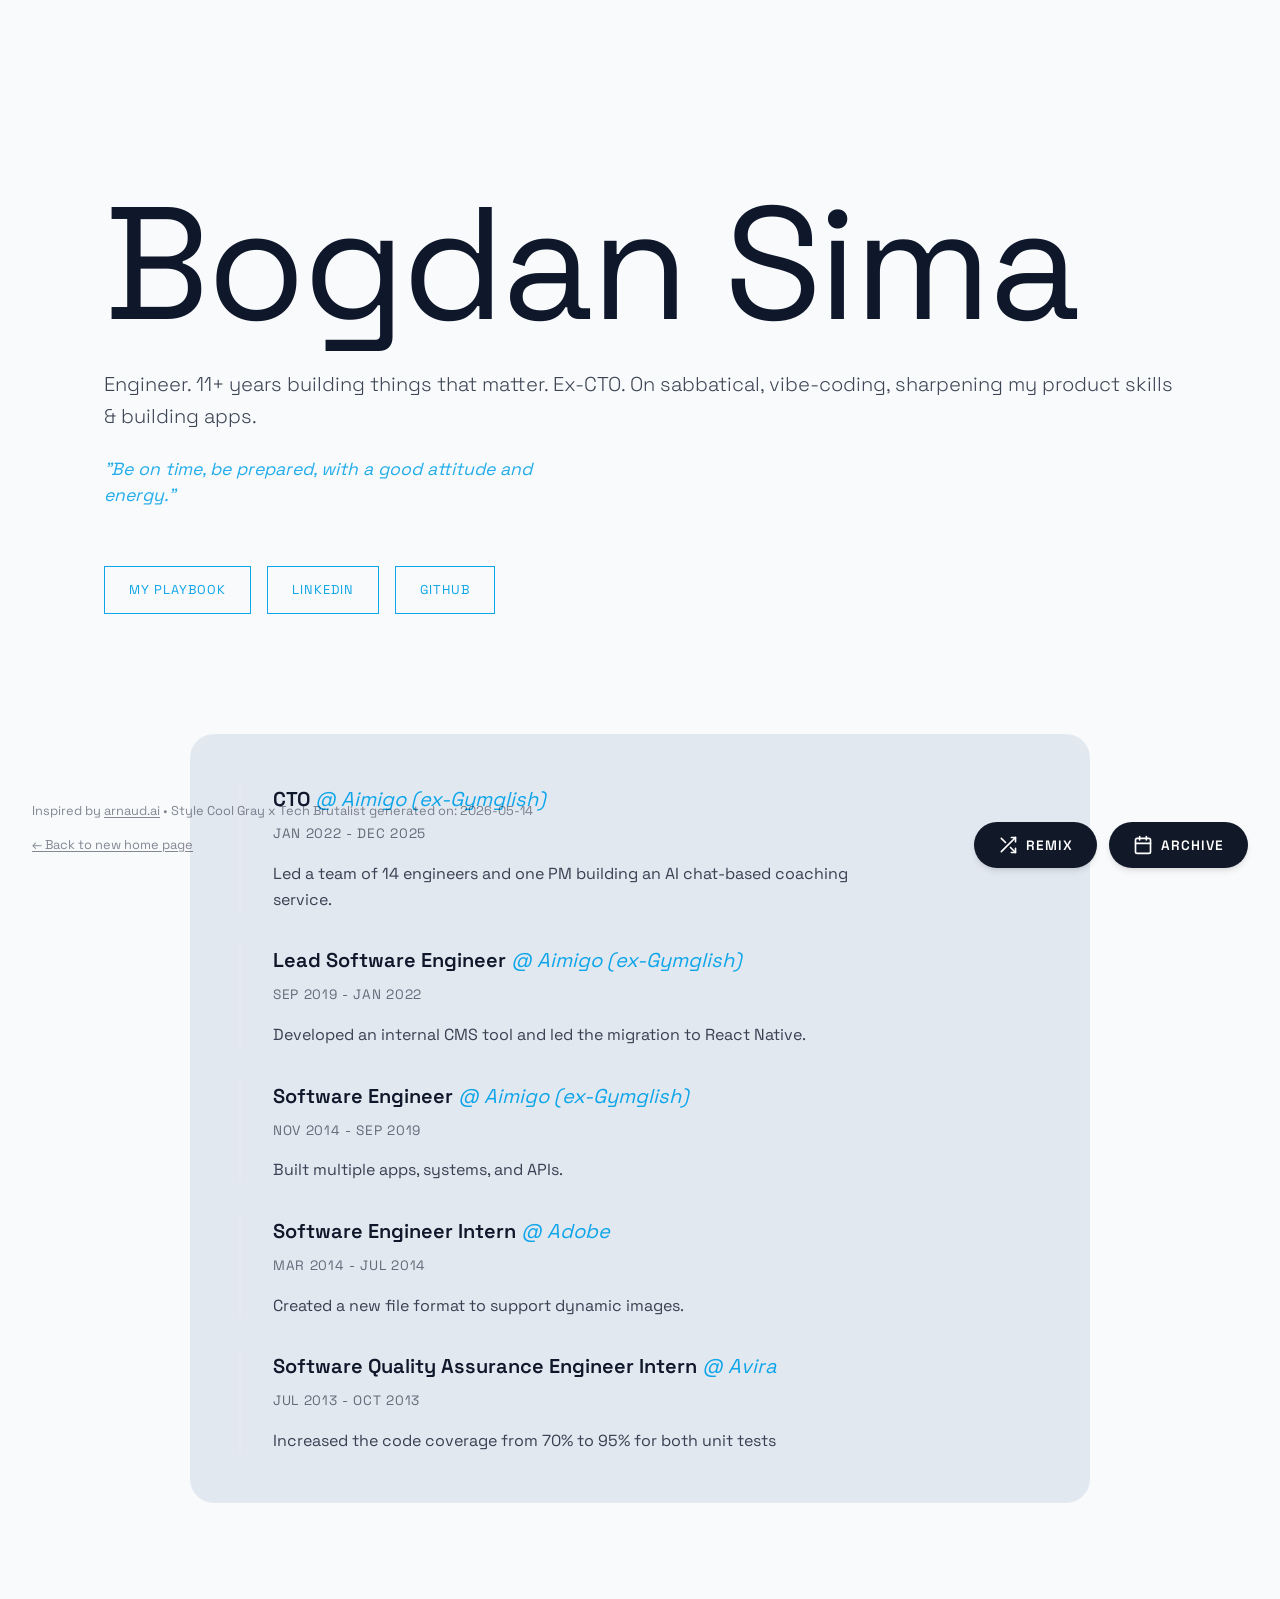
<file: v1/index.html>
<!DOCTYPE html>
<html lang="en">

<head>
    <meta charset="UTF-8">
    <meta name="viewport" content="width=device-width, initial-scale=1.0">
    <title>Bogdan - Personal Website (v1 Archive)</title>
    <link rel="preconnect" href="https://fonts.googleapis.com">
    <link rel="preconnect" href="https://fonts.gstatic.com" crossorigin>
    <link
        href="https://fonts.googleapis.com/css2?family=Cinzel:wght@400;700&family=Fraunces:ital,opsz,wght@0,9..144,300;0,9..144,700;1,9..144,300&family=Inter:wght@300;400;600&family=Playfair+Display:ital,wght@0,400;0,700;1,400&family=Space+Grotesk:wght@300;400;600&display=swap"
        rel="stylesheet">
    <link rel="stylesheet" href="styles.css">
    <link rel="icon" type="image/jpeg" href="/public/favicon.jpg">
</head>

<body>
    <div id="app">
        <header id="profile-container">
            <!-- Profile info will be injected here -->
            <h1 id="name">Loading...</h1>
            <p id="description"></p>
            <p id="quote" class="quote"></p>
            <br>
            <div id="social-links">
                <a id="playbook"
                    href="https://docs.google.com/document/d/1ckJDmkCbZ7e_KNboFhmC_aXVR9XMKIhw06UemBicrY0/edit?usp=sharing"
                    target="_blank" rel="noopener noreferrer">My playbook</a>
                <a id="linkedin" href="#" target="_blank" rel="noopener noreferrer">LinkedIn</a>
                <a id="github" href="#" target="_blank" rel="noopener noreferrer">GitHub</a>
            </div>
        </header>

        <div id="experience-list" class="bento-card">
            <!-- Experience items will be injected here -->
        </div>
    </div>

    <!-- Floating Action Buttons -->
    <div id="fab-container">
        <button id="remix-btn" title="Remix Style">
            <svg width="20" height="20" viewBox="0 0 24 24" fill="none" stroke="currentColor" stroke-width="2"
                stroke-linecap="round" stroke-linejoin="round">
                <polyline points="16 3 21 3 21 8"></polyline>
                <line x1="4" y1="20" x2="21" y2="3"></line>
                <polyline points="21 16 21 21 16 21"></polyline>
                <line x1="15" y1="15" x2="21" y2="21"></line>
                <line x1="4" y1="4" x2="9" y2="9"></line>
            </svg>
            Remix
        </button>
        <button id="calendar-toggle-btn">
            <svg width="20" height="20" viewBox="0 0 24 24" fill="none" stroke="currentColor" stroke-width="2"
                stroke-linecap="round" stroke-linejoin="round">
                <rect x="3" y="4" width="18" height="18" rx="2" ry="2"></rect>
                <line x1="16" y1="2" x2="16" y2="6"></line>
                <line x1="8" y1="2" x2="8" y2="6"></line>
                <line x1="3" y1="10" x2="21" y2="10"></line>
            </svg>
            Archive
        </button>
    </div>

    <!-- Modal Calendar -->
    <div id="calendar-overlay" class="hidden">
        <div id="calendar-container">
            <div class="calendar-header-row">
                <h2>Archive</h2>
                <button id="close-calendar">×</button>
            </div>

            <div id="calendar-controls">
                <button id="prev-month">&lt;</button>
                <span id="current-month-label"></span>
                <button id="next-month">&gt;</button>
            </div>
            <div id="calendar-grid">
                <!-- Calendar days will be injected here -->
            </div>
        </div>
    </div>

    <footer>
        <p>Inspired by <a href="https://arnaud.ai" target="_blank" rel="noopener noreferrer">arnaud.ai</a> • Style <span
                id="style-name"></span> generated on: <span id="style-date">Today</span></p>
        <p style="margin-top: 0.5rem;"><a href="/">← Back to new home page</a></p>
    </footer>
    <script src="script.js"></script>
</body>

</html>
</file>
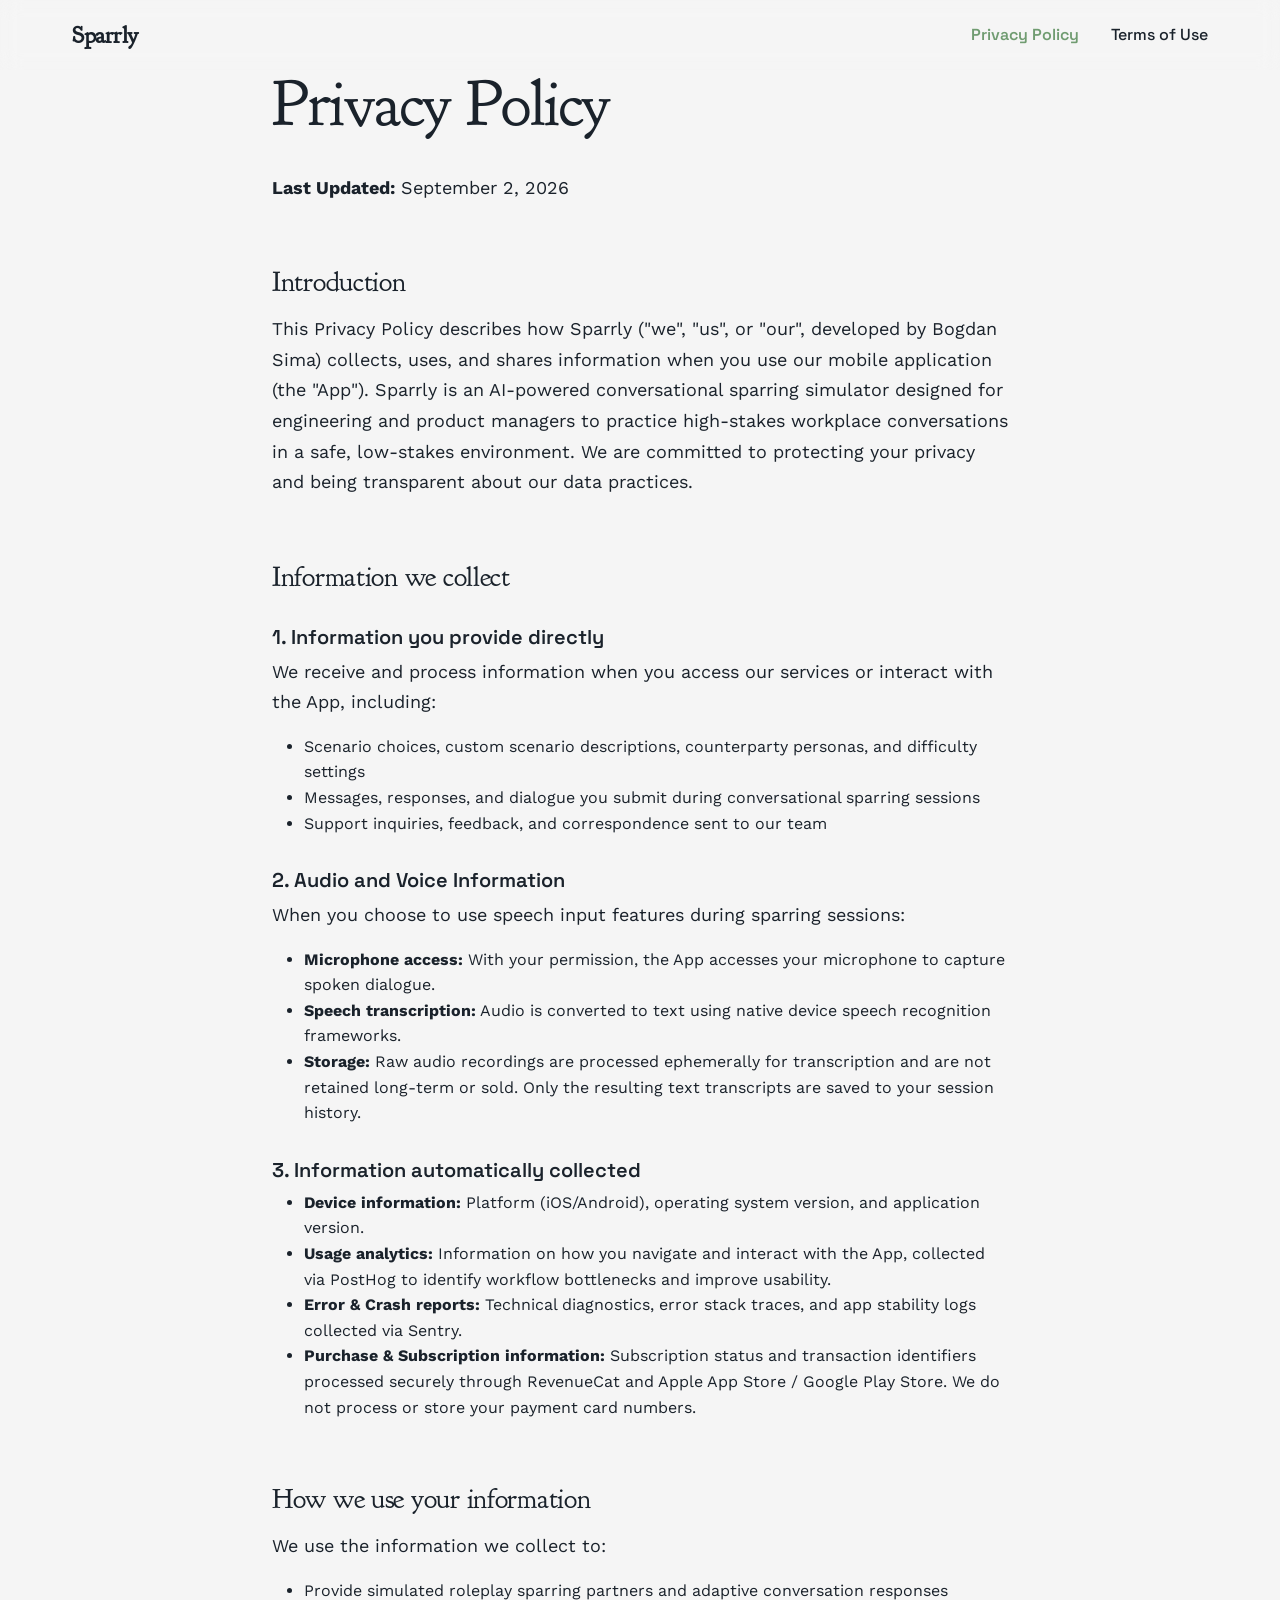
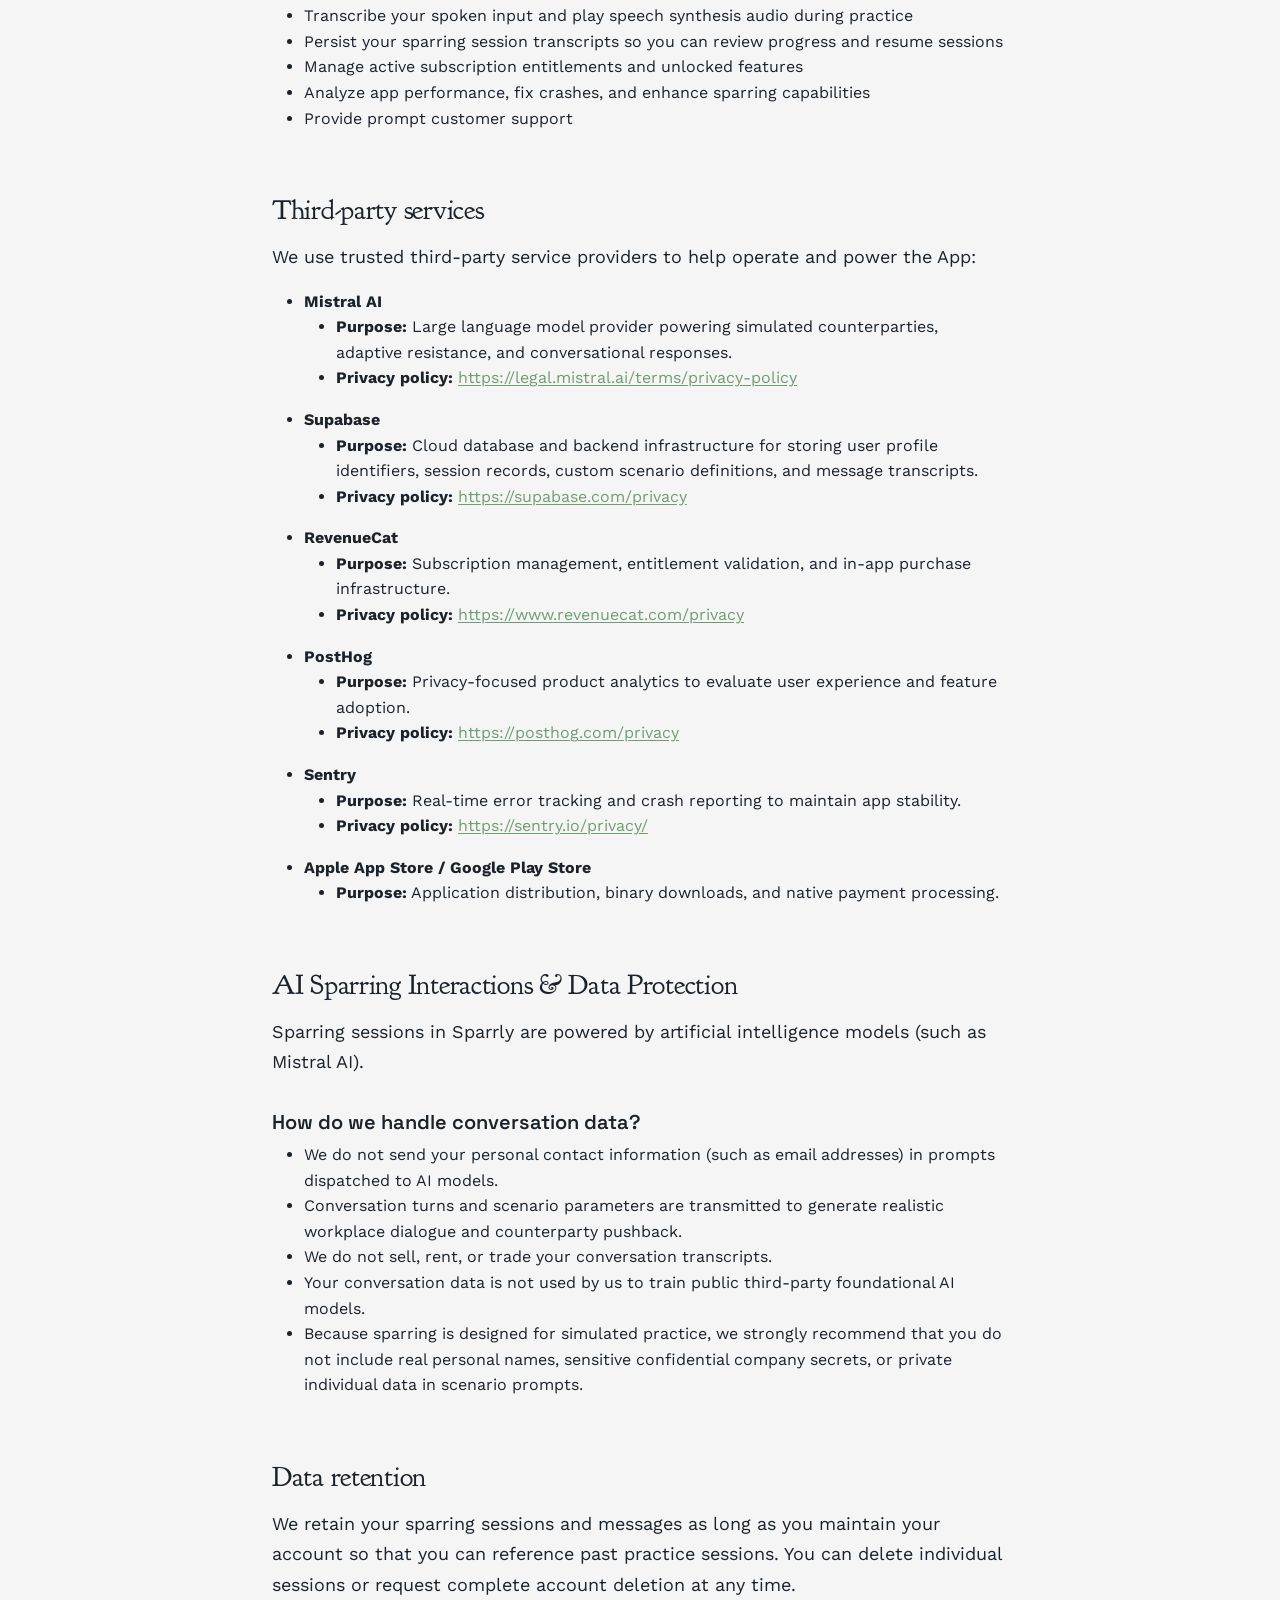
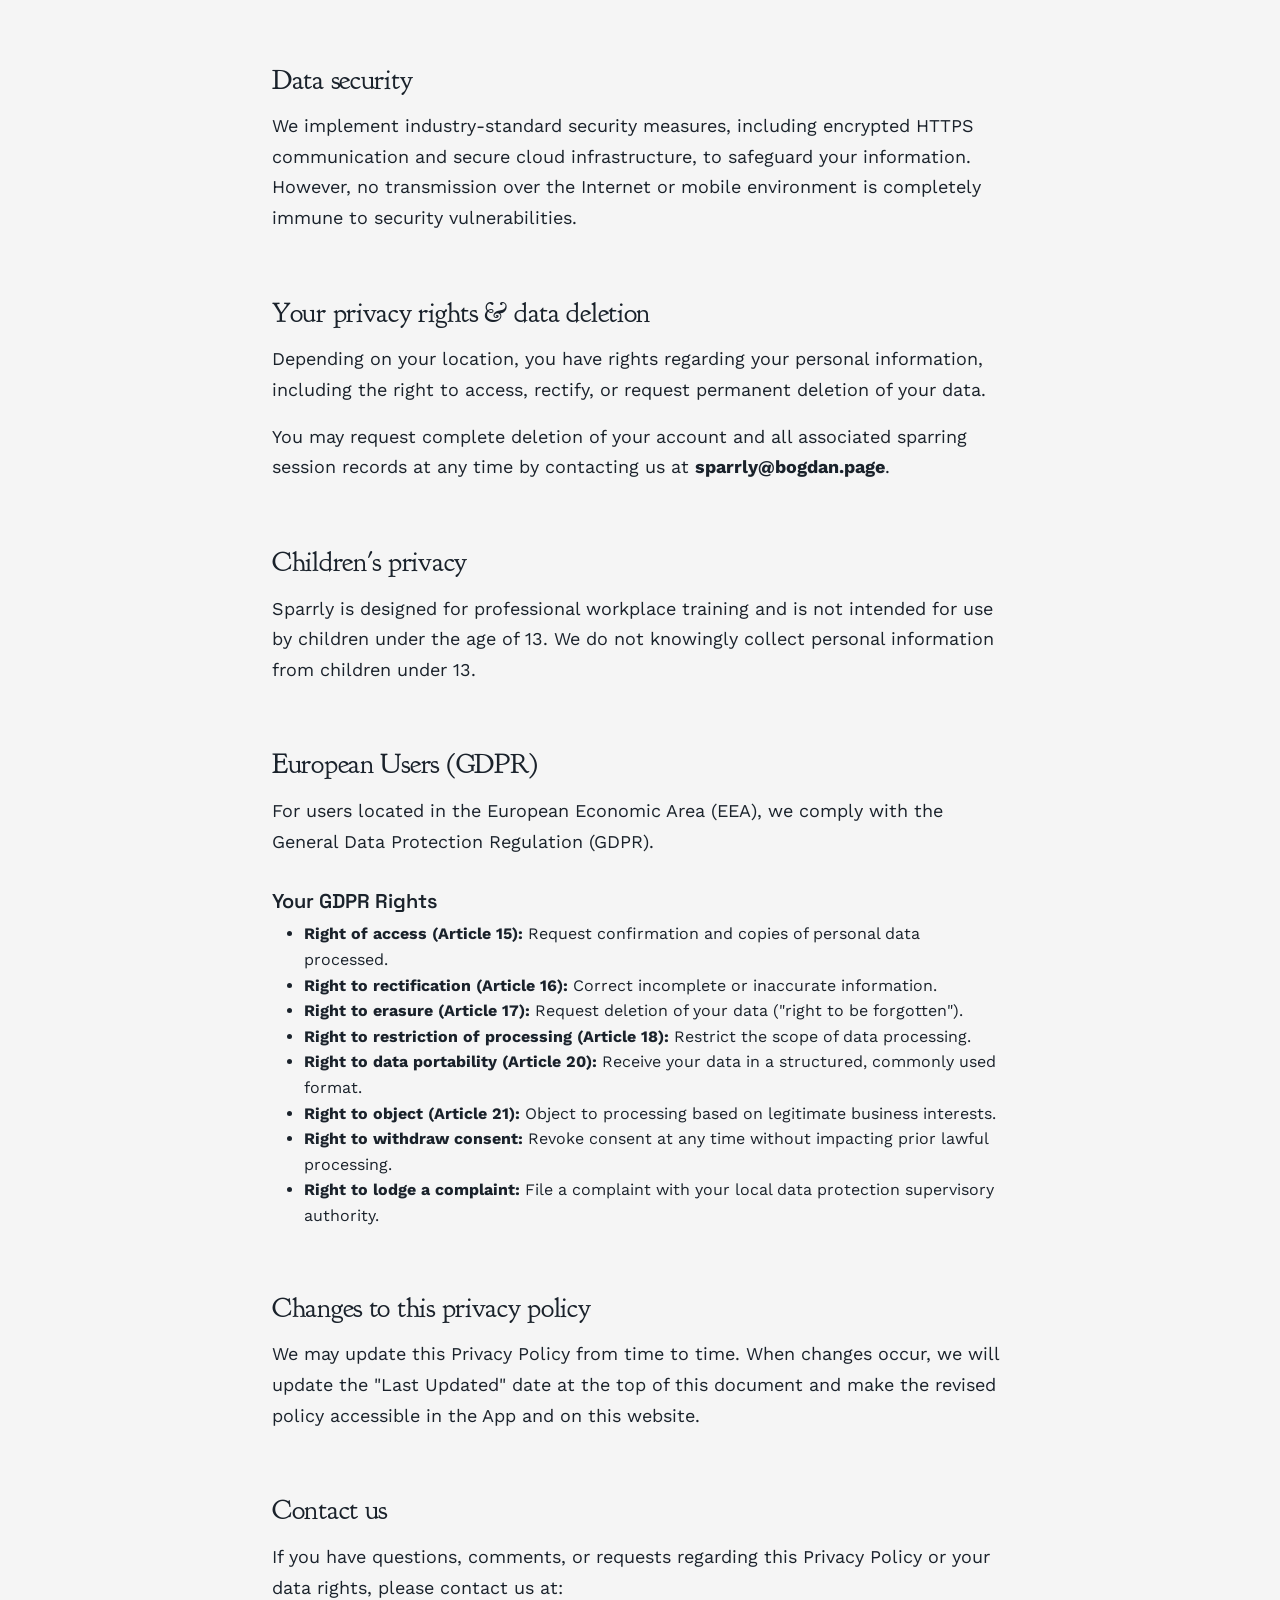
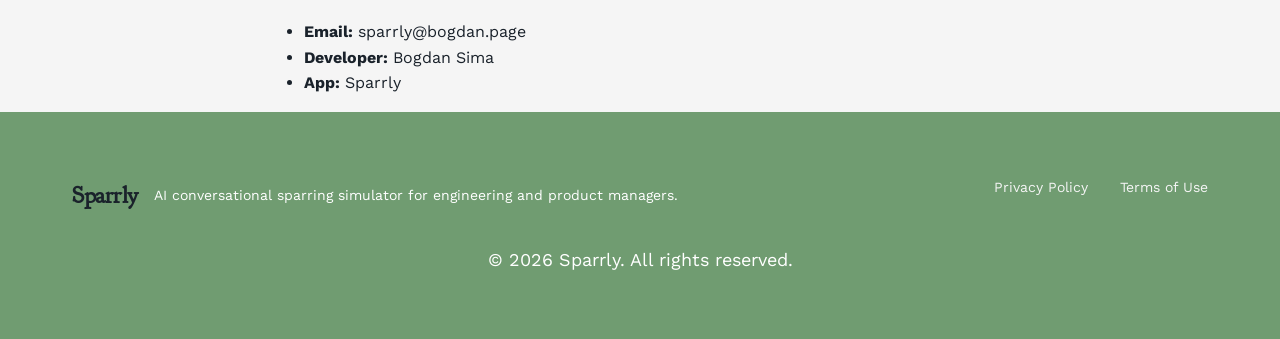
<file: sparrly/privacy.html>
<!doctype html>
<html lang="en">

<head>
    <meta charset="UTF-8" />
    <meta name="viewport" content="width=device-width, initial-scale=1.0" />
    <title>Privacy Policy - Sparrly</title>
    <meta name="description"
        content="Privacy Policy for Sparrly - AI-powered conversational sparring simulator for engineering and product managers. Learn how we protect your data." />
    <link rel="canonical" href="https://bogdan.page/sparrly/privacy" />

    <!-- Open Graph / Facebook -->
    <meta property="og:type" content="website" />
    <meta property="og:url" content="https://bogdan.page/sparrly/privacy" />
    <meta property="og:title" content="Privacy Policy - Sparrly" />
    <meta property="og:description"
        content="Read the privacy policy for Sparrly and learn how we handle and protect your information." />

    <!-- Twitter -->
    <meta property="twitter:card" content="summary" />
    <meta property="twitter:url" content="https://bogdan.page/sparrly/privacy" />
    <meta property="twitter:title" content="Privacy Policy - Sparrly" />
    <meta property="twitter:description"
        content="Read the privacy policy for Sparrly and learn how we handle and protect your information." />
    <meta name="google-site-verification" content="h_cNXGe4en3lyN_XYSMG4u-NlIlXfD--AORUWVZBkgQ" />

    <!-- Google Fonts -->
    <link rel="preconnect" href="https://fonts.googleapis.com" />
    <link rel="preconnect" href="https://fonts.gstatic.com" crossorigin />
    <link
        href="https://fonts.googleapis.com/css2?family=Goudy+Bookletter+1911&family=Space+Grotesk:wght@300;400;500;600;700&family=Work+Sans:wght@300;400;500;600&display=swap"
        rel="stylesheet" />

    <link rel="stylesheet" href="/sparrly/style.css" />
</head>

<body>
    <!-- Navigation -->
    <nav class="navbar">
        <div class="container nav-container">
            <a href="/sparrly/privacy" class="logo logo-text">Sparrly</a>
            <div class="nav-links">
                <a href="/sparrly/privacy" style="font-weight: 600; color: var(--primary)">Privacy Policy</a>
                <a href="/sparrly/terms">Terms of Use</a>
            </div>
        </div>
    </nav>

    <!-- Privacy Content -->
    <section class="legal-content container">
        <h1>Privacy Policy</h1>
        <p><strong>Last Updated:</strong> September 2, 2026</p>

        <h2>Introduction</h2>
        <p>
            This Privacy Policy describes how Sparrly ("we", "us", or "our", developed by Bogdan Sima)
            collects, uses, and shares information when you use our mobile application (the "App"). Sparrly is
            an AI-powered conversational sparring simulator designed for engineering and product managers to
            practice high-stakes workplace conversations in a safe, low-stakes environment. We are committed to
            protecting your privacy and being transparent about our data practices.
        </p>

        <h2>Information we collect</h2>
        <h3>1. Information you provide directly</h3>
        <p>We receive and process information when you access our services or interact with the App, including:</p>
        <ul>
            <li>Scenario choices, custom scenario descriptions, counterparty personas, and difficulty settings</li>
            <li>Messages, responses, and dialogue you submit during conversational sparring sessions</li>
            <li>Support inquiries, feedback, and correspondence sent to our team</li>
        </ul>

        <h3>2. Audio and Voice Information</h3>
        <p>When you choose to use speech input features during sparring sessions:</p>
        <ul>
            <li>
                <strong>Microphone access:</strong> With your permission, the App accesses your microphone to
                capture spoken dialogue.
            </li>
            <li>
                <strong>Speech transcription:</strong> Audio is converted to text using native device speech
                recognition frameworks.
            </li>
            <li>
                <strong>Storage:</strong> Raw audio recordings are processed ephemerally for transcription and are
                not retained long-term or sold. Only the resulting text transcripts are saved to your session
                history.
            </li>
        </ul>

        <h3>3. Information automatically collected</h3>
        <ul>
            <li>
                <strong>Device information:</strong> Platform (iOS/Android), operating system version, and
                application version.
            </li>
            <li>
                <strong>Usage analytics:</strong> Information on how you navigate and interact with the App,
                collected via PostHog to identify workflow bottlenecks and improve usability.
            </li>
            <li>
                <strong>Error & Crash reports:</strong> Technical diagnostics, error stack traces, and app stability
                logs collected via Sentry.
            </li>
            <li>
                <strong>Purchase & Subscription information:</strong> Subscription status and transaction
                identifiers processed securely through RevenueCat and Apple App Store / Google Play Store. We do not
                process or store your payment card numbers.
            </li>
        </ul>

        <h2>How we use your information</h2>
        <p>We use the information we collect to:</p>
        <ul>
            <li>Provide simulated roleplay sparring partners and adaptive conversation responses</li>
            <li>Transcribe your spoken input and play speech synthesis audio during practice</li>
            <li>Persist your sparring session transcripts so you can review progress and resume sessions</li>
            <li>Manage active subscription entitlements and unlocked features</li>
            <li>Analyze app performance, fix crashes, and enhance sparring capabilities</li>
            <li>Provide prompt customer support</li>
        </ul>

        <h2>Third-party services</h2>
        <p>We use trusted third-party service providers to help operate and power the App:</p>
        <ul>
            <li>
                <strong>Mistral AI</strong>
                <ul>
                    <li>
                        <strong>Purpose:</strong> Large language model provider powering simulated counterparties,
                        adaptive resistance, and conversational responses.
                    </li>
                    <li>
                        <strong>Privacy policy:</strong>
                        <a href="https://legal.mistral.ai/terms/privacy-policy" target="_blank"
                            rel="noopener noreferrer">https://legal.mistral.ai/terms/privacy-policy</a>
                    </li>
                </ul>
            </li>
            <li>
                <strong>Supabase</strong>
                <ul>
                    <li>
                        <strong>Purpose:</strong> Cloud database and backend infrastructure for storing user profile
                        identifiers, session records, custom scenario definitions, and message transcripts.
                    </li>
                    <li>
                        <strong>Privacy policy:</strong>
                        <a href="https://supabase.com/privacy" target="_blank"
                            rel="noopener noreferrer">https://supabase.com/privacy</a>
                    </li>
                </ul>
            </li>
            <li>
                <strong>RevenueCat</strong>
                <ul>
                    <li>
                        <strong>Purpose:</strong> Subscription management, entitlement validation, and in-app
                        purchase infrastructure.
                    </li>
                    <li>
                        <strong>Privacy policy:</strong>
                        <a href="https://www.revenuecat.com/privacy" target="_blank"
                            rel="noopener noreferrer">https://www.revenuecat.com/privacy</a>
                    </li>
                </ul>
            </li>
            <li>
                <strong>PostHog</strong>
                <ul>
                    <li>
                        <strong>Purpose:</strong> Privacy-focused product analytics to evaluate user experience and
                        feature adoption.
                    </li>
                    <li>
                        <strong>Privacy policy:</strong>
                        <a href="https://posthog.com/privacy" target="_blank"
                            rel="noopener noreferrer">https://posthog.com/privacy</a>
                    </li>
                </ul>
            </li>
            <li>
                <strong>Sentry</strong>
                <ul>
                    <li>
                        <strong>Purpose:</strong> Real-time error tracking and crash reporting to maintain app
                        stability.
                    </li>
                    <li>
                        <strong>Privacy policy:</strong>
                        <a href="https://sentry.io/privacy/" target="_blank"
                            rel="noopener noreferrer">https://sentry.io/privacy/</a>
                    </li>
                </ul>
            </li>
            <li>
                <strong>Apple App Store / Google Play Store</strong>
                <ul>
                    <li>
                        <strong>Purpose:</strong> Application distribution, binary downloads, and native payment
                        processing.
                    </li>
                </ul>
            </li>
        </ul>

        <h2>AI Sparring Interactions & Data Protection</h2>
        <p>
            Sparring sessions in Sparrly are powered by artificial intelligence models (such as Mistral AI).
        </p>
        <h3>How do we handle conversation data?</h3>
        <ul>
            <li>
                We do not send your personal contact information (such as email addresses) in prompts dispatched to
                AI models.
            </li>
            <li>
                Conversation turns and scenario parameters are transmitted to generate realistic workplace dialogue
                and counterparty pushback.
            </li>
            <li>We do not sell, rent, or trade your conversation transcripts.</li>
            <li>Your conversation data is not used by us to train public third-party foundational AI models.</li>
            <li>
                Because sparring is designed for simulated practice, we strongly recommend that you do not include
                real personal names, sensitive confidential company secrets, or private individual data in scenario
                prompts.
            </li>
        </ul>

        <h2>Data retention</h2>
        <p>
            We retain your sparring sessions and messages as long as you maintain your account so that you can
            reference past practice sessions. You can delete individual sessions or request complete account
            deletion at any time.
        </p>

        <h2>Data security</h2>
        <p>
            We implement industry-standard security measures, including encrypted HTTPS communication and secure
            cloud infrastructure, to safeguard your information. However, no transmission over the Internet or
            mobile environment is completely immune to security vulnerabilities.
        </p>

        <h2 id="privacy-rights">Your privacy rights & data deletion</h2>
        <p>
            Depending on your location, you have rights regarding your personal information, including the right to
            access, rectify, or request permanent deletion of your data.
        </p>
        <p>
            You may request complete deletion of your account and all associated sparring session records at any
            time by contacting us at
            <strong>sparrly@bogdan.page</strong>.
        </p>

        <h2>Children's privacy</h2>
        <p>
            Sparrly is designed for professional workplace training and is not intended for use by children
            under the age of 13. We do not knowingly collect personal information from children under 13.
        </p>

        <h2>European Users (GDPR)</h2>
        <p>
            For users located in the European Economic Area (EEA), we comply with the General Data Protection
            Regulation (GDPR).
        </p>
        <h3>Your GDPR Rights</h3>
        <ul>
            <li>
                <strong>Right of access (Article 15):</strong> Request confirmation and copies of personal data
                processed.
            </li>
            <li>
                <strong>Right to rectification (Article 16):</strong> Correct incomplete or inaccurate information.
            </li>
            <li>
                <strong>Right to erasure (Article 17):</strong> Request deletion of your data ("right to be
                forgotten").
            </li>
            <li>
                <strong>Right to restriction of processing (Article 18):</strong> Restrict the scope of data
                processing.
            </li>
            <li>
                <strong>Right to data portability (Article 20):</strong> Receive your data in a structured, commonly
                used format.
            </li>
            <li>
                <strong>Right to object (Article 21):</strong> Object to processing based on legitimate business
                interests.
            </li>
            <li>
                <strong>Right to withdraw consent:</strong> Revoke consent at any time without impacting prior
                lawful processing.
            </li>
            <li>
                <strong>Right to lodge a complaint:</strong> File a complaint with your local data protection
                supervisory authority.
            </li>
        </ul>

        <h2>Changes to this privacy policy</h2>
        <p>
            We may update this Privacy Policy from time to time. When changes occur, we will update the "Last
            Updated" date at the top of this document and make the revised policy accessible in the App and on this
            website.
        </p>

        <h2>Contact us</h2>
        <p>
            If you have questions, comments, or requests regarding this Privacy Policy or your data rights, please
            contact us at:
        </p>
        <ul>
            <li><strong>Email:</strong> sparrly@bogdan.page</li>
            <li><strong>Developer:</strong> Bogdan Sima</li>
            <li><strong>App:</strong> Sparrly</li>
        </ul>
    </section>

    <!-- Footer -->
    <footer>
        <div class="container footer-container">
            <div class="footer-brand">
                <span class="logo-text">Sparrly</span>
                <p>AI conversational sparring simulator for engineering and product managers.</p>
            </div>
            <div class="footer-links">
                <a href="/sparrly/privacy">Privacy Policy</a>
                <a href="/sparrly/terms">Terms of Use</a>
            </div>
        </div>
        <div class="container copyright">
            <p>&copy; 2026 Sparrly. All rights reserved.</p>
        </div>
    </footer>
</body>

</html>
</file>
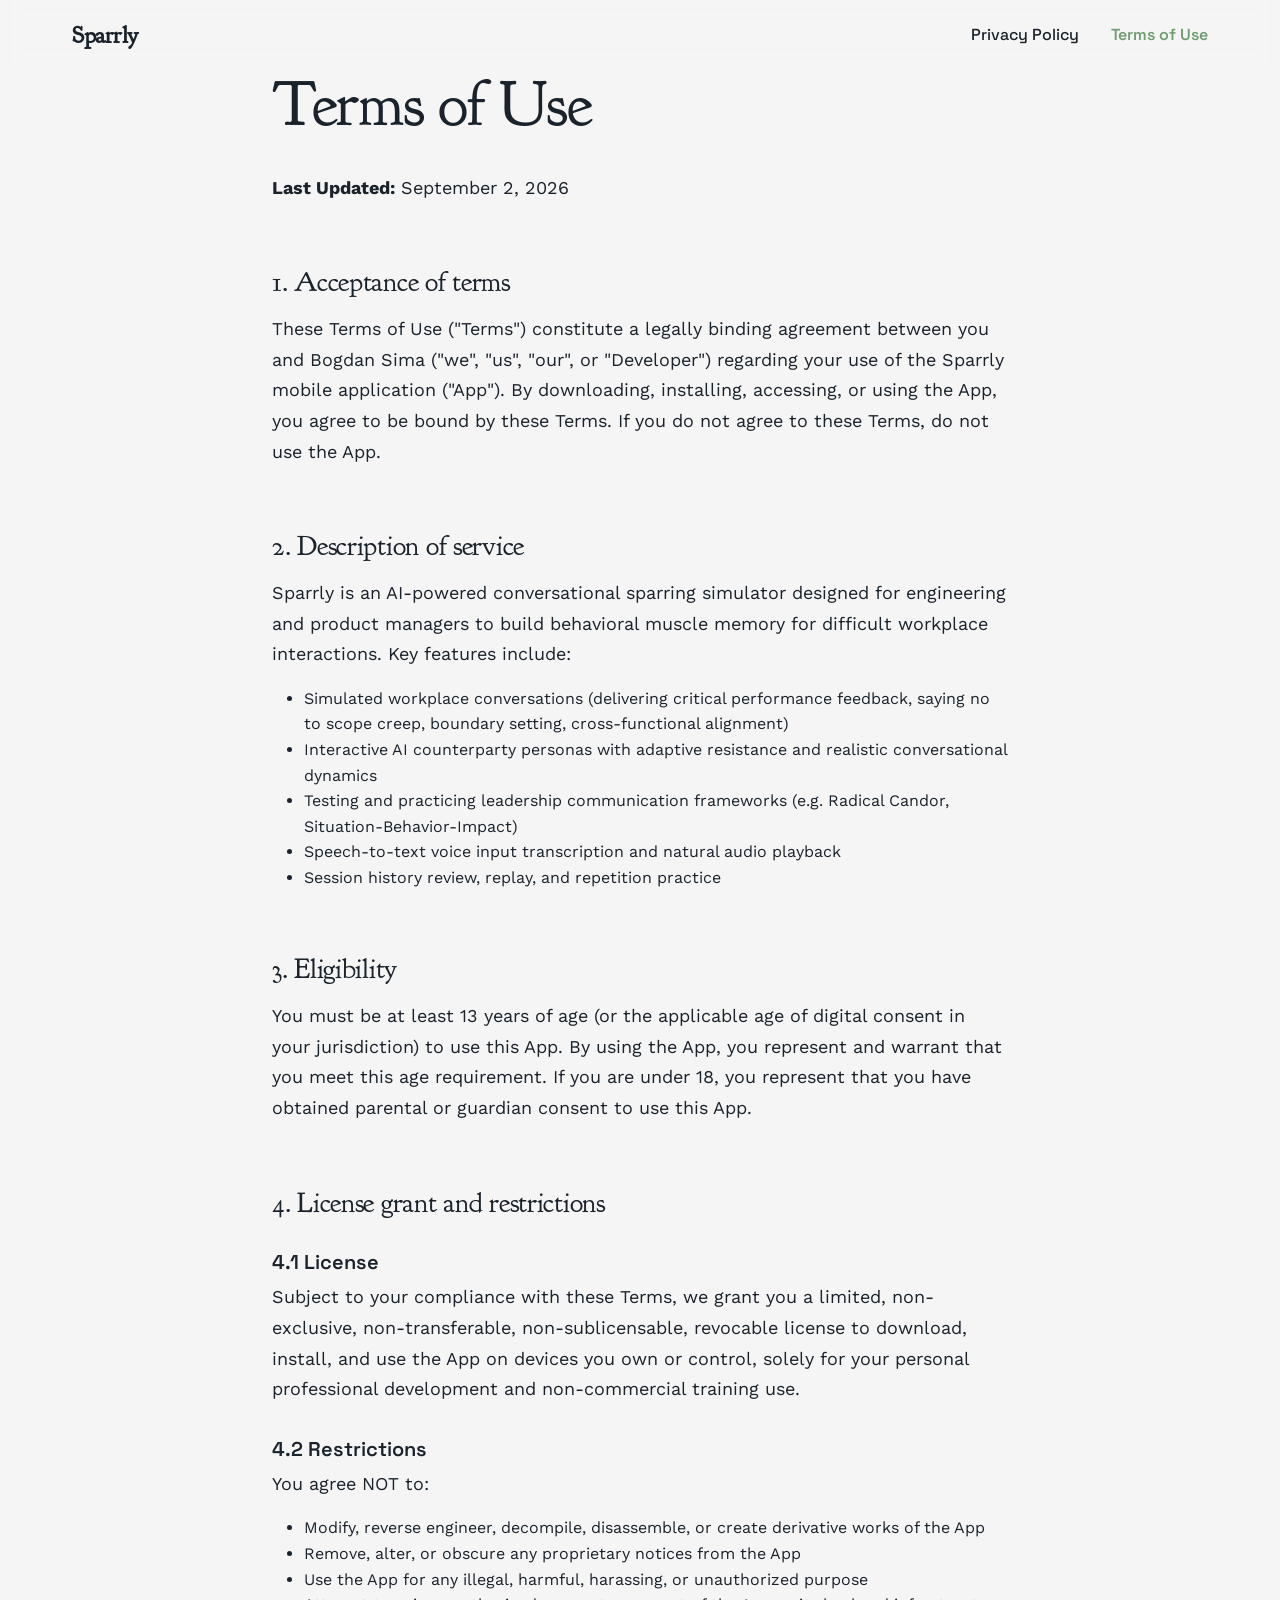
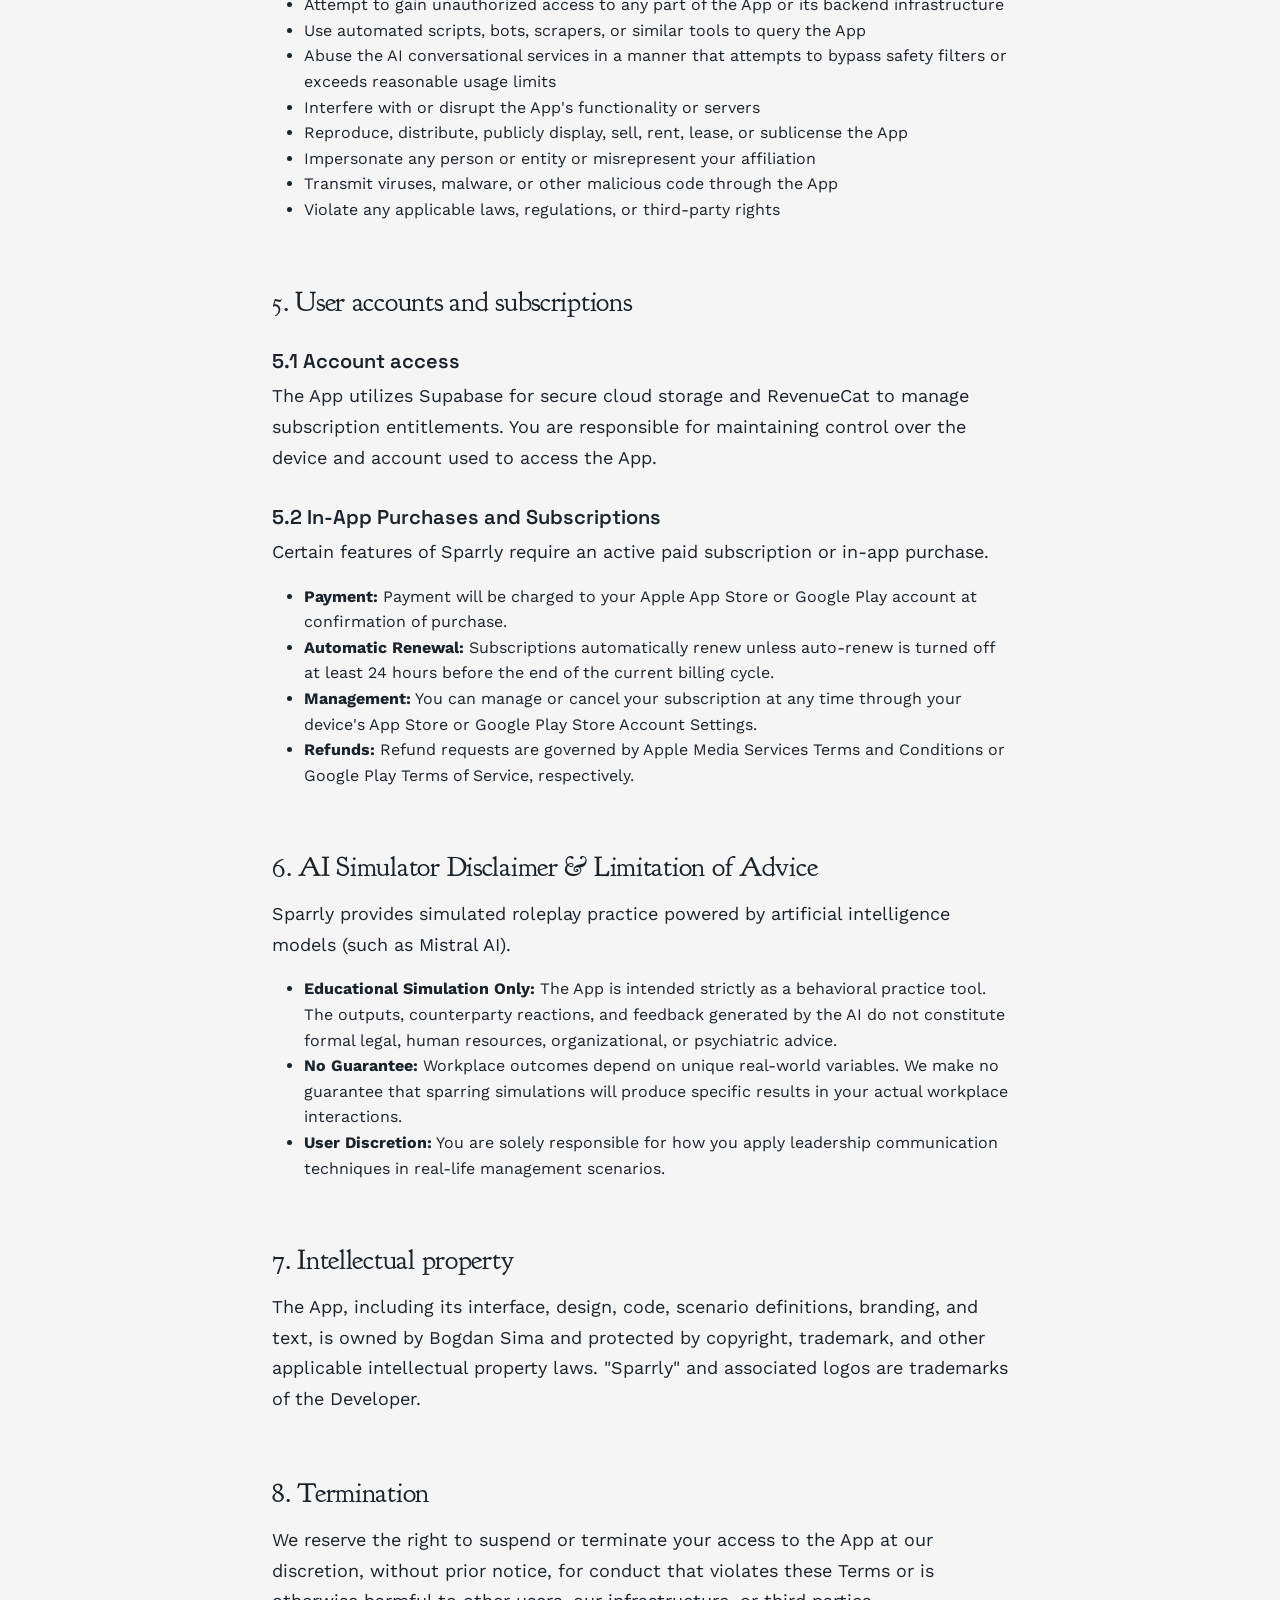
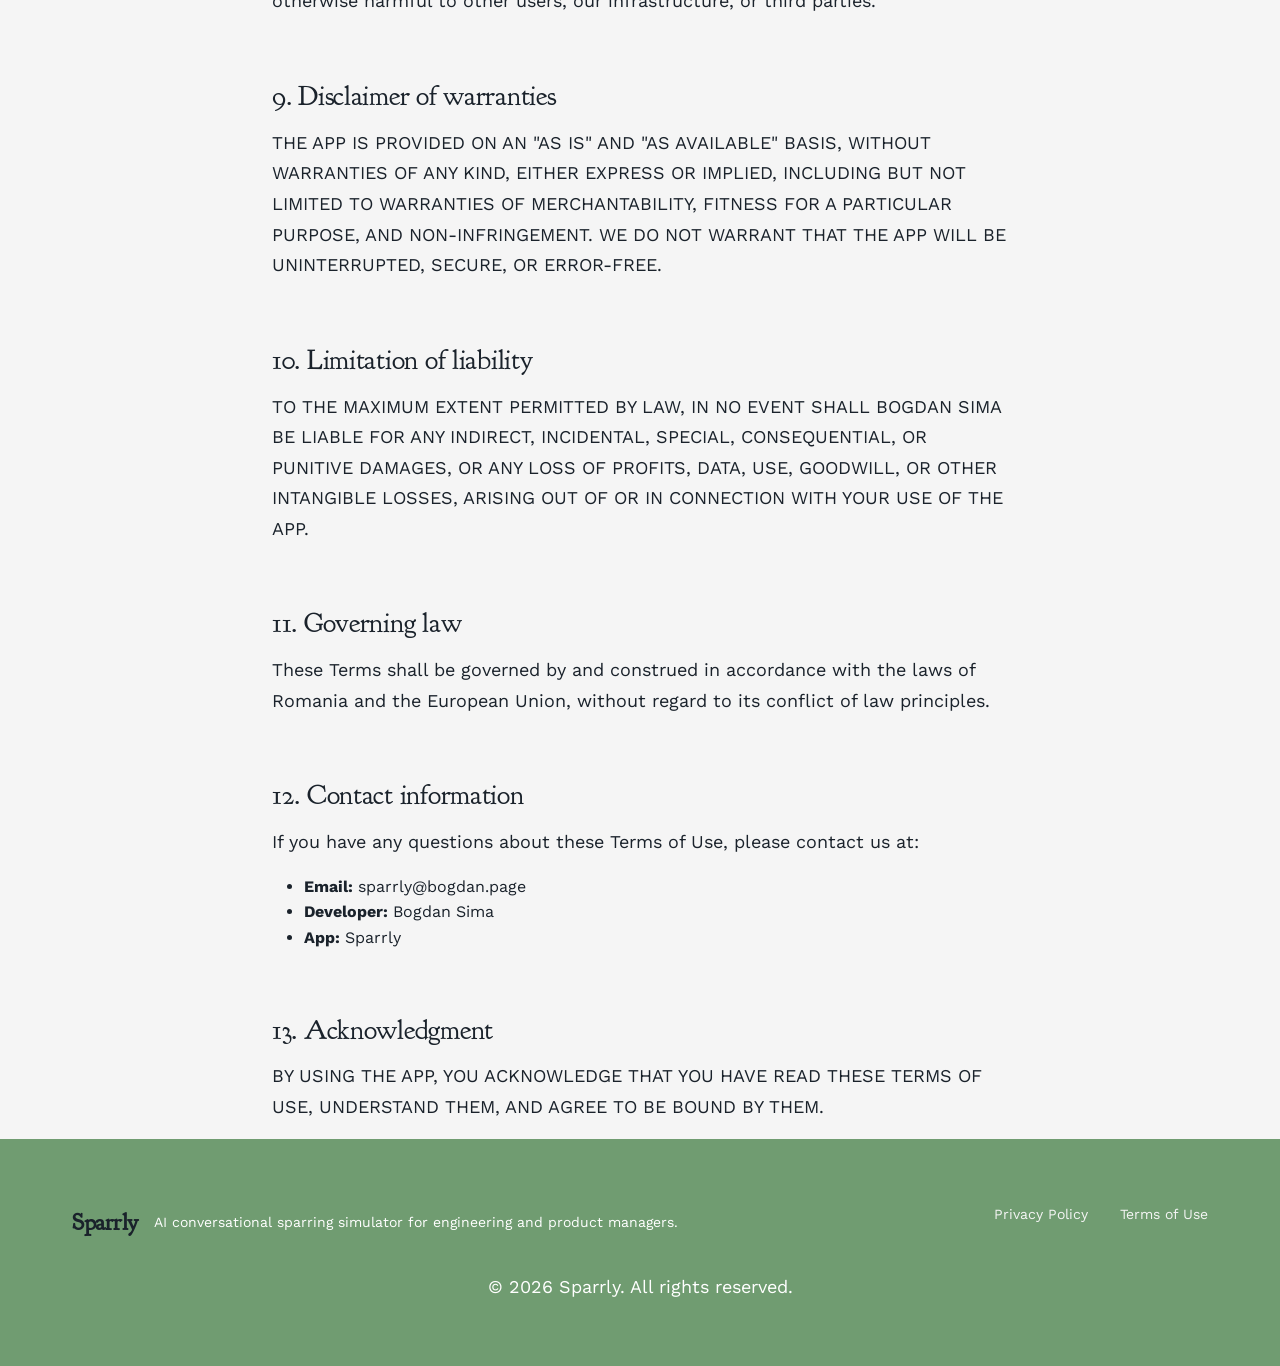
<file: sparrly/terms.html>
<!doctype html>
<html lang="en">

<head>
    <meta charset="UTF-8" />
    <meta name="viewport" content="width=device-width, initial-scale=1.0" />
    <title>Terms of Use - Sparrly</title>
    <meta name="description"
        content="Terms of Use for Sparrly - AI-powered conversational sparring simulator for engineering and product managers. Read our terms and conditions." />
    <link rel="canonical" href="https://bogdan.page/sparrly/terms" />

    <!-- Open Graph / Facebook -->
    <meta property="og:type" content="website" />
    <meta property="og:url" content="https://bogdan.page/sparrly/terms" />
    <meta property="og:title" content="Terms of Use - Sparrly" />
    <meta property="og:description"
        content="Read the terms of use for Sparrly and understand the agreement between you and us." />

    <!-- Twitter -->
    <meta property="twitter:card" content="summary" />
    <meta property="twitter:url" content="https://bogdan.page/sparrly/terms" />
    <meta property="twitter:title" content="Terms of Use - Sparrly" />
    <meta property="twitter:description"
        content="Read the terms of use for Sparrly and understand the agreement between you and us." />

    <!-- Google Fonts -->
    <link rel="preconnect" href="https://fonts.googleapis.com" />
    <link rel="preconnect" href="https://fonts.gstatic.com" crossorigin />
    <link
        href="https://fonts.googleapis.com/css2?family=Goudy+Bookletter+1911&family=Space+Grotesk:wght@300;400;500;600;700&family=Work+Sans:wght@300;400;500;600&display=swap"
        rel="stylesheet" />

    <link rel="stylesheet" href="/sparrly/style.css" />
</head>

<body>
    <!-- Navigation -->
    <nav class="navbar">
        <div class="container nav-container">
            <a href="/sparrly/terms" class="logo logo-text">Sparrly</a>
            <div class="nav-links">
                <a href="/sparrly/privacy">Privacy Policy</a>
                <a href="/sparrly/terms" style="font-weight: 600; color: var(--primary)">Terms of Use</a>
            </div>
        </div>
    </nav>

    <!-- Terms Content -->
    <section class="legal-content container">
        <h1>Terms of Use</h1>
        <p><strong>Last Updated:</strong> September 2, 2026</p>

        <h2>1. Acceptance of terms</h2>
        <p>
            These Terms of Use ("Terms") constitute a legally binding agreement between you and Bogdan Sima ("we",
            "us", "our", or "Developer") regarding your use of the Sparrly mobile application ("App"). By
            downloading, installing, accessing, or using the App, you agree to be bound by these Terms. If you do
            not agree to these Terms, do not use the App.
        </p>

        <h2>2. Description of service</h2>
        <p>
            Sparrly is an AI-powered conversational sparring simulator designed for engineering and product
            managers to build behavioral muscle memory for difficult workplace interactions. Key features include:
        </p>
        <ul>
            <li>
                Simulated workplace conversations (delivering critical performance feedback, saying no to scope
                creep, boundary setting, cross-functional alignment)
            </li>
            <li>
                Interactive AI counterparty personas with adaptive resistance and realistic conversational dynamics
            </li>
            <li>
                Testing and practicing leadership communication frameworks (e.g. Radical Candor,
                Situation-Behavior-Impact)
            </li>
            <li>Speech-to-text voice input transcription and natural audio playback</li>
            <li>Session history review, replay, and repetition practice</li>
        </ul>

        <h2>3. Eligibility</h2>
        <p>
            You must be at least 13 years of age (or the applicable age of digital consent in your jurisdiction) to
            use this App. By using the App, you represent and warrant that you meet this age requirement. If you are
            under 18, you represent that you have obtained parental or guardian consent to use this App.
        </p>

        <h2>4. License grant and restrictions</h2>
        <h3>4.1 License</h3>
        <p>
            Subject to your compliance with these Terms, we grant you a limited, non-exclusive, non-transferable,
            non-sublicensable, revocable license to download, install, and use the App on devices you own or
            control, solely for your personal professional development and non-commercial training use.
        </p>

        <h3>4.2 Restrictions</h3>
        <p>You agree NOT to:</p>
        <ul>
            <li>Modify, reverse engineer, decompile, disassemble, or create derivative works of the App</li>
            <li>Remove, alter, or obscure any proprietary notices from the App</li>
            <li>Use the App for any illegal, harmful, harassing, or unauthorized purpose</li>
            <li>Attempt to gain unauthorized access to any part of the App or its backend infrastructure</li>
            <li>Use automated scripts, bots, scrapers, or similar tools to query the App</li>
            <li>
                Abuse the AI conversational services in a manner that attempts to bypass safety filters or exceeds
                reasonable usage limits
            </li>
            <li>Interfere with or disrupt the App's functionality or servers</li>
            <li>Reproduce, distribute, publicly display, sell, rent, lease, or sublicense the App</li>
            <li>Impersonate any person or entity or misrepresent your affiliation</li>
            <li>Transmit viruses, malware, or other malicious code through the App</li>
            <li>Violate any applicable laws, regulations, or third-party rights</li>
        </ul>

        <h2>5. User accounts and subscriptions</h2>
        <h3>5.1 Account access</h3>
        <p>
            The App utilizes Supabase for secure cloud storage and RevenueCat to manage subscription entitlements.
            You are responsible for maintaining control over the device and account used to access the App.
        </p>

        <h3>5.2 In-App Purchases and Subscriptions</h3>
        <p>Certain features of Sparrly require an active paid subscription or in-app purchase.</p>
        <ul>
            <li>
                <strong>Payment:</strong> Payment will be charged to your Apple App Store or Google Play account at
                confirmation of purchase.
            </li>
            <li>
                <strong>Automatic Renewal:</strong> Subscriptions automatically renew unless auto-renew is turned
                off at least 24 hours before the end of the current billing cycle.
            </li>
            <li>
                <strong>Management:</strong> You can manage or cancel your subscription at any time through your
                device's App Store or Google Play Store Account Settings.
            </li>
            <li>
                <strong>Refunds:</strong> Refund requests are governed by Apple Media Services Terms and Conditions
                or Google Play Terms of Service, respectively.
            </li>
        </ul>

        <h2>6. AI Simulator Disclaimer & Limitation of Advice</h2>
        <p>
            Sparrly provides simulated roleplay practice powered by artificial intelligence models (such as
            Mistral AI).
        </p>
        <ul>
            <li>
                <strong>Educational Simulation Only:</strong> The App is intended strictly as a behavioral practice
                tool. The outputs, counterparty reactions, and feedback generated by the AI do not constitute formal
                legal, human resources, organizational, or psychiatric advice.
            </li>
            <li>
                <strong>No Guarantee:</strong> Workplace outcomes depend on unique real-world variables. We make no
                guarantee that sparring simulations will produce specific results in your actual workplace
                interactions.
            </li>
            <li>
                <strong>User Discretion:</strong> You are solely responsible for how you apply leadership
                communication techniques in real-life management scenarios.
            </li>
        </ul>

        <h2>7. Intellectual property</h2>
        <p>
            The App, including its interface, design, code, scenario definitions, branding, and text, is owned by
            Bogdan Sima and protected by copyright, trademark, and other applicable intellectual property laws.
            "Sparrly" and associated logos are trademarks of the Developer.
        </p>

        <h2>8. Termination</h2>
        <p>
            We reserve the right to suspend or terminate your access to the App at our discretion, without prior
            notice, for conduct that violates these Terms or is otherwise harmful to other users, our
            infrastructure, or third parties.
        </p>

        <h2>9. Disclaimer of warranties</h2>
        <p>
            THE APP IS PROVIDED ON AN "AS IS" AND "AS AVAILABLE" BASIS, WITHOUT WARRANTIES OF ANY KIND, EITHER
            EXPRESS OR IMPLIED, INCLUDING BUT NOT LIMITED TO WARRANTIES OF MERCHANTABILITY, FITNESS FOR A PARTICULAR
            PURPOSE, AND NON-INFRINGEMENT. WE DO NOT WARRANT THAT THE APP WILL BE UNINTERRUPTED, SECURE, OR
            ERROR-FREE.
        </p>

        <h2>10. Limitation of liability</h2>
        <p>
            TO THE MAXIMUM EXTENT PERMITTED BY LAW, IN NO EVENT SHALL BOGDAN SIMA BE LIABLE FOR ANY INDIRECT,
            INCIDENTAL, SPECIAL, CONSEQUENTIAL, OR PUNITIVE DAMAGES, OR ANY LOSS OF PROFITS, DATA, USE, GOODWILL, OR
            OTHER INTANGIBLE LOSSES, ARISING OUT OF OR IN CONNECTION WITH YOUR USE OF THE APP.
        </p>

        <h2>11. Governing law</h2>
        <p>
            These Terms shall be governed by and construed in accordance with the laws of Romania and the European
            Union, without regard to its conflict of law principles.
        </p>

        <h2>12. Contact information</h2>
        <p>If you have any questions about these Terms of Use, please contact us at:</p>
        <ul>
            <li><strong>Email:</strong> sparrly@bogdan.page</li>
            <li><strong>Developer:</strong> Bogdan Sima</li>
            <li><strong>App:</strong> Sparrly</li>
        </ul>

        <h2>13. Acknowledgment</h2>
        <p>
            BY USING THE APP, YOU ACKNOWLEDGE THAT YOU HAVE READ THESE TERMS OF USE, UNDERSTAND THEM, AND AGREE TO
            BE BOUND BY THEM.
        </p>
    </section>

    <!-- Footer -->
    <footer>
        <div class="container footer-container">
            <div class="footer-brand">
                <span class="logo-text">Sparrly</span>
                <p>AI conversational sparring simulator for engineering and product managers.</p>
            </div>
            <div class="footer-links">
                <a href="/sparrly/privacy">Privacy Policy</a>
                <a href="/sparrly/terms">Terms of Use</a>
            </div>
        </div>
        <div class="container copyright">
            <p>&copy; 2026 Sparrly. All rights reserved.</p>
        </div>
    </footer>
</body>

</html>
</file>
<file: v1/styles.css>
:root {
    /* Base Variables (Will be updated by JS) */
    --bg-color: #0f172a;
    --text-color: #e2e8f0;
    --accent-color: #38bdf8;
    --heading-font: 'Playfair Display', serif;
    --body-font: 'Inter', sans-serif;
    --card-bg: rgba(255, 255, 255, 0.05);

    /* Layout */
    --max-width: 1200px;
    --header-height: 60px;
}

* {
    box-sizing: border-box;
}

body {
    background-color: var(--bg-color);
    color: var(--text-color);
    font-family: var(--body-font);
    margin: 0;
    transition: background-color 0.8s cubic-bezier(0.2, 0.8, 0.2, 1),
        color 0.8s cubic-bezier(0.2, 0.8, 0.2, 1);
    min-height: 100vh;
    display: flex;
    flex-direction: column;
    overflow-x: hidden;
    line-height: 1.6;
}

#app {
    width: 100%;
    max-width: var(--max-width);
    margin: 0 auto;
    padding: 6rem 1rem;
    display: grid;
    gap: 1.5rem;
    /* Tighter gap for bento feel */
    align-items: start;
    /* Align to top */
    min-height: 100vh;
    /* Default: Split */
    grid-template-columns: 1fr 1fr;
    transition: all 0.5s ease-in-out;
}

/* Bento Card Style */
.bento-card {
    background: var(--card-bg);
    border: 1px solid rgba(255, 255, 255, 0.05);
    /* Subtle border */
    border-radius: 24px;
    /* Rounded corners */
    padding: 3rem;
    backdrop-filter: blur(10px);
    height: 100%;
    /* Fill grid cell */
    display: flex;
    flex-direction: column;
    justify-content: flex-start;
    transition: transform 0.3s ease, box-shadow 0.3s ease;
}

/* Layout Variations */

/* 1. Reversed: Experience Left, Profile Right */
#app[data-layout="reversed"] {
    grid-template-columns: 1.2fr 0.8fr;
    /* Asymmetric bento */
}

#app[data-layout="reversed"] header {
    order: 2;
    text-align: left;
    /* Reset text align inside card */
}

#app[data-layout="reversed"] #experience-list {
    order: 1;
}

/* 2. Stacked: Center Everything vertically */
#app[data-layout="stacked"] {
    grid-template-columns: 1fr;
    max-width: 800px;
    gap: 2rem;
}

#app[data-layout="stacked"] header {
    margin-bottom: 0;
}

/* Removed empty #experience-list rule */

#app[data-layout="stacked"] .experience-item {
    border-left: none;
    border-top: 2px solid rgba(255, 255, 255, 0.1);
    padding-left: 0;
    padding-top: 1.5rem;
    text-align: center;
}

/* 3. Hero: Large Profile Top, Experience Bottom */
#app[data-layout="hero"] {
    grid-template-columns: 1fr;
    grid-template-rows: auto auto;
    gap: 1.5rem;
}

#app[data-layout="hero"] header {
    grid-column: 1 / -1;
    padding: 6rem 3rem;
    /* Hero card feel */
}

#app[data-layout="hero"] header h1 {
    font-size: clamp(5rem, 15vw, 10rem);
    line-height: 0.9;
}

#app[data-layout="hero"] #experience-list {
    max-width: 900px;
    margin: 0 auto;
    width: 100%;
}

/* Typography */
header {
    text-align: left;
}

h1 {
    font-family: var(--heading-font);
    font-size: clamp(3rem, 8vw, 6rem);
    font-weight: 400;
    line-height: 1.1;
    margin: 0 0 2rem 0;
    color: var(--text-color);
    letter-spacing: -0.02em;
}

h1 i {
    font-style: italic;
    color: var(--accent-color);
}

#description {
    font-size: 1.25rem;
    margin-bottom: 1.5rem;
    opacity: 0.8;
    font-weight: 300;
}

#quote {
    font-family: var(--heading-font);
    font-style: italic;
    font-size: 1.1rem;
    color: var(--accent-color);
    opacity: 0.9;
    margin-bottom: 2rem;
    max-width: 45ch;
    line-height: 1.5;
}

#social-links {
    display: flex;
    gap: 1rem;
    flex-wrap: wrap;
}

#playbook,
#linkedin,
#github {
    display: inline-block;
    padding: 0.8rem 1.5rem;
    border: 1px solid var(--accent-color);
    color: var(--accent-color);
    text-transform: uppercase;
    letter-spacing: 1px;
    font-size: 0.8rem;
    transition: all 0.3s ease;
    text-decoration: none;
}

#playbook:hover,
#linkedin:hover,
#github:hover {
    background: var(--accent-color);
    color: var(--bg-color);
}

/* Experience Section */
#experience-list {
    display: flex;
    flex-direction: column;
    gap: 2rem;
}

.experience-item {
    border-left: 2px solid rgba(255, 255, 255, 0.1);
    padding-left: 2rem;
    transition: border-color 0.3s ease;
}

.experience-item:hover {
    border-color: var(--accent-color);
}

.exp-header {
    font-size: 1.25rem;
    margin-bottom: 0.5rem;
}

.exp-role {
    font-weight: 600;
    color: var(--text-color);
}

.exp-company {
    color: var(--accent-color);
    font-family: var(--heading-font);
    font-style: italic;
}

.exp-period {
    font-size: 0.85rem;
    opacity: 0.6;
    margin-bottom: 1rem;
    text-transform: uppercase;
    letter-spacing: 0.05em;
}

.exp-desc {
    margin: 0;
    font-size: 1rem;
    opacity: 0.8;
    max-width: 60ch;
}

/* Floating Action Buttons Container */
#fab-container {
    position: fixed;
    bottom: 2rem;
    right: 2rem;
    display: flex;
    gap: 0.75rem;
    z-index: 1010;
}

#fab-container button {
    background: #111827;
    color: #ffffff;
    border: none;
    padding: 0.8rem 1.5rem;
    border-radius: 9999px;
    display: flex;
    align-items: center;
    gap: 0.5rem;
    font-family: var(--body-font);
    font-size: 0.85rem;
    font-weight: 600;
    text-transform: uppercase;
    letter-spacing: 1px;
    cursor: pointer;
    transition: all 0.3s ease;
    box-shadow: 0 4px 6px -1px rgba(0, 0, 0, 0.1), 0 2px 4px -1px rgba(0, 0, 0, 0.06);
}

#fab-container button:hover {
    transform: translateY(-2px);
    box-shadow: 0 10px 15px -3px rgba(0, 0, 0, 0.1), 0 4px 6px -2px rgba(0, 0, 0, 0.05);
    background: linear-gradient(135deg, #4f46e5 0%, #7c3aed 100%);
}

/* Calendar Popover (No Overlay) */
#calendar-overlay {
    position: fixed;
    bottom: 5rem;
    /* Above button */
    right: 2rem;
    width: auto;
    height: auto;
    background: transparent;
    pointer-events: none;
    /* Default hidden state */
    z-index: 1000;
    display: flex;
    justify-content: flex-end;
}

#calendar-overlay.hidden #calendar-container {
    opacity: 0;
    transform: translateY(20px) scale(0.95);
    pointer-events: none;
}

#calendar-container {
    background-color: #ffffff;
    /* Always white per request */
    color: #111827;
    /* Force dark text */
    padding: 1.5rem;
    border-radius: 12px;
    width: 320px;
    /* Popover Transition */
    opacity: 1;
    transform: translateY(0) scale(1);
    transition: all 0.2s cubic-bezier(0.16, 1, 0.3, 1);
    pointer-events: auto;
    box-shadow:
        0 4px 6px -1px rgba(0, 0, 0, 0.1),
        0 2px 4px -1px rgba(0, 0, 0, 0.06),
        0 20px 25px -5px rgba(0, 0, 0, 0.1),
        0 10px 10px -5px rgba(0, 0, 0, 0.04);
    border: 1px solid rgba(0, 0, 0, 0.1);
}

.calendar-header-row {
    display: flex;
    justify-content: space-between;
    align-items: center;
    margin-bottom: 1rem;
    border-bottom: 1px solid rgba(0, 0, 0, 0.1);
    padding-bottom: 0.5rem;
}

#calendar-container h2 {
    font-family: var(--heading-font);
    /* Use variable font but forced color */
    font-size: 1.25rem;
    margin: 0;
    font-weight: 700;
    color: #111827;
}

#close-calendar {
    font-size: 1.5rem;
    line-height: 1;
    padding: 0;
    color: #9ca3af;
    background: transparent;
}

#close-calendar:hover {
    color: #111827;
}

#calendar-controls {
    display: flex;
    justify-content: space-between;
    align-items: center;
    margin-bottom: 1rem;
    font-family: var(--body-font);
    font-size: 0.85rem;
    font-weight: 600;
    text-transform: uppercase;
    color: #4b5563;
}

button {
    background: none;
    border: none;
    color: var(--text-color);
    cursor: pointer;
    font-size: 1.2rem;
    padding: 0.5rem;
    transition: color 0.2s;
}

button:hover {
    color: var(--accent-color);
}

#calendar-controls button {
    color: #111827;
    border: 1px solid #e5e7eb;
    border-radius: 4px;
    padding: 0.2rem 0.6rem;
    font-size: 1rem;
}

#calendar-controls button:hover {
    background: #f3f4f6;
}

#calendar-grid {
    display: grid;
    grid-template-columns: repeat(7, 1fr);
    gap: 4px;
    text-align: center;
}

.calendar-day {
    aspect-ratio: 1;
    display: flex;
    align-items: center;
    justify-content: center;
    cursor: pointer;
    border-radius: 6px;
    font-size: 0.85rem;
    transition: all 0.15s ease;
    color: #374151;
    border: none;
}

.calendar-day:hover:not(.empty) {
    background-color: #f3f4f6;
    font-weight: 600;
}

.calendar-day.active {
    background-color: #111827;
    /* Dark active state */
    color: #ffffff;
    font-weight: bold;
}

.calendar-day.empty {
    cursor: default;
    opacity: 0;
}

footer {
    position: fixed;
    bottom: 2rem;
    left: 2rem;
    font-size: 0.8rem;
    opacity: 0.5;
    text-align: left;
    pointer-events: none;
}

footer a {
    color: inherit;
    pointer-events: auto;
    text-decoration: underline;
    text-underline-offset: 2px;
}

/* Scroll Reveal Animation */
.reveal-on-scroll {
    opacity: 0;
    transform: translateY(30px);
    transition: all 0.8s cubic-bezier(0.2, 0.8, 0.2, 1);
}

.reveal-on-scroll.visible {
    opacity: 1;
    transform: translateY(0);
}

/* Mobile Responsive */
@media (max-width: 768px) {
    #app {
        grid-template-columns: 1fr;
        padding-top: 6rem;
        gap: 3rem;
    }

    h1 {
        font-size: 3.5rem;
    }

    footer {
        position: relative;
        bottom: auto;
        right: auto;
        left: auto;
        /* Fix left positioning reset */
        text-align: center;
        margin-top: 2rem;
    }

    /* Force single column for all layouts on mobile due to specificity issues */
    #app[data-layout="reversed"],
    #app[data-layout="stacked"],
    #app[data-layout="hero"] {
        grid-template-columns: 1fr;
    }

    /* Reset layout ordering on mobile so Profile is always top */
    #app[data-layout="reversed"] header,
    #app[data-layout="reversed"] #experience-list {
        order: unset;
        text-align: left;
        /* Optional: reset text alignment too if needed, but let's stick to order first */
    }

    #app[data-layout="reversed"] header {
        text-align: left;
        /* Reset text align for mobile consistency */
    }
}
</file>
<file: sparrly/style.css>
/* CSS Variables based on user palette */
:root {
    --primary: #709c71;
    /* Sea green - Main CTA */
    --primary-hover: #5d825e;
    /* Darker shade for hover */
    --secondary: #1a222b;
    --secondary-hover: #393c40;
    /* Dark teal - Headings/Text */
    --background: whitesmoke;
    /* Light peach - Main BG */
    --background-secondary: white;
    /* Soft Fawn */
    --background-tertiary: rgba(112, 156, 113, 0.05);
    /* Very subtle green tint */
    --border: #D3D3D3;
    /* Soft border */
    --text-primary: #1a222b;
    /* Dark navy */
    --text-secondary: #5b646f;
    --white-smoke: whitesmoke;
    /* Gray */
    --white: #ffffff;

    --radius-lg: 24px;
    --radius-md: 16px;
    --radius-full: 9999px;

    --shadow-sm: 0 4px 6px -1px rgba(0, 0, 0, 0.05), 0 2px 4px -1px rgba(0, 0, 0, 0.03);
    --shadow-card: 0 20px 40px -10px rgba(112, 156, 113, 0.1);

    /* Fonts */
    --font-heading: 'Goudy Bookletter 1911', serif;
    --font-subheading: 'Space Grotesk', sans-serif;
    --font-body: 'Work Sans', sans-serif;

    --container-width: 1200px;
    --spacing-xs: 0.5rem;
    /* 8px */
    --spacing-sm: 1rem;
    /* 16px */
    --spacing-md: 2rem;
    /* 32px */
    --spacing-lg: 4rem;
    /* 64px */
    --spacing-xl: 8rem;
    /* 128px */
}

/* Reset & Global Styles */
* {
    margin: 0;
    padding: 0;
    box-sizing: border-box;
}

body {
    font-family: var(--font-body);
    background-color: var(--background);
    color: var(--text-primary);
    line-height: 1.6;
    -webkit-font-smoothing: antialiased;
    overflow-x: hidden;
}

h1,
h2 {
    font-family: var(--font-heading);
    color: var(--secondary);
    line-height: 1.1;
    font-weight: 400;
    /* Goudy usually looks better less bold */
}

h3,
h4,
h5,
h6 {
    font-family: var(--font-subheading);
    color: var(--secondary);
    line-height: 1.2;
    font-weight: 600;
}

h1 {
    font-size: clamp(2.5rem, 5vw, 4rem);
    letter-spacing: -0.02em;
    margin-bottom: var(--spacing-md);
}

h2 {
    font-size: clamp(2rem, 4vw, 3rem);
    letter-spacing: -0.01em;
    margin-bottom: var(--spacing-sm);
}

h3 {
    margin-bottom: var(--spacing-sm);
}

p {
    font-size: 1.125rem;
    margin-bottom: var(--spacing-md);
    color: var(--secondary);
}

a {
    text-decoration: none;
    color: inherit;
    transition: all 0.2s ease;
}

ul {
    list-style: none;
}

img {
    max-width: 100%;
    display: block;
}

/* Utilities */
.container {
    max-width: var(--container-width);
    margin: 0 auto;
    padding: 0 var(--spacing-md);
}

.btn {
    display: inline-flex;
    align-items: center;
    justify-content: center;
    gap: 0.5rem;
    padding: 0.75rem 1.5rem;
    border-radius: var(--radius-full);
    font-family: var(--font-subheading);
    /* Labels use Space Grotesk */
    font-weight: 600;
    font-size: 1rem;
    cursor: pointer;
    transition: transform 0.2s ease, box-shadow 0.2s ease, background-color 0.2s ease;
}

.btn:active {
    transform: scale(0.98);
}

.btn-primary {
    background-color: var(--secondary);
    color: var(--white-smoke);
}

.btn-secondary {
    background-color: var(--secondary);
    color: var(--white-smoke);
}

.btn-primary:hover {
    background-color: var(--secondary-hover);
    box-shadow: 0 4px 12px rgba(112, 156, 113, 0.3);
}

.btn.small {
    padding: 0.5rem 1.25rem;
    font-size: 0.875rem;
}

/* Navigation */
.navbar {
    padding: var(--spacing-sm) 0;
    position: sticky;
    top: 0;
    z-index: 100;
    backdrop-filter: blur(10px);
}

.nav-container {
    display: flex;
    justify-content: space-between;
    align-items: center;
}

.logo {
    display: flex;
    align-items: center;
}

.logo img {
    height: 40px;
    width: auto;
}

.logo-text {
    font-family: var(--font-heading);
    font-size: 1.5rem;
    font-weight: 700;
    color: var(--secondary);
    letter-spacing: -0.02em;
    text-decoration: none;
}

.nav-links {
    display: flex;
    align-items: center;
    gap: var(--spacing-md);
}

.nav-links a:not(.btn) {
    font-family: var(--font-subheading);
    font-weight: 500;
    color: var(--text-primary);
}

.nav-links a:not(.btn):hover {
    color: var(--primary-hover);
}

/* Hero Section */
.hero {
    padding: var(--spacing-lg) 0;
    overflow: hidden;
}

.hero-container {
    display: grid;
    grid-template-columns: 1fr 1fr;
    gap: var(--spacing-xl);
    align-items: center;
}

.hero-content {
    max-width: 600px;
}

.hero-image {
    position: relative;
    display: flex;
    justify-content: center;
}

.phone-mockup {
    width: 300px;
    background: var(--secondary);
    border-radius: 40px;
    padding: 10px;
    /* Center the shadow with equal spread/blur on all sides (top, bottom, left, right) */
    box-shadow: 0 0 60px rgba(26, 34, 43, 0.4);
    transform: rotate(0deg);
    transition: transform 0.5s ease;
}

.hero-image:hover .phone-mockup {
    transform: rotate(0deg) scale(1.02);
}

.feature-mockup {
    width: 280px;
    flex-shrink: 0;
}

.screen {
    width: 100%;
    height: 100%;
    background: var(--white);
    border-radius: 32px;
    overflow: hidden;
    position: relative;
    display: flex;
    flex-direction: column;
}

.screen .feature-image {
    width: 100%;
    height: 100%;
    margin-top: 0;
    border-radius: 0;
    box-shadow: none;
}

.screen-header {
    display: flex;
    justify-content: space-between;
    padding: 14px 24px;
    font-family: var(--font-subheading);
    font-size: 14px;
    font-weight: 600;
    color: #000;
}

.app-video {
    width: 100%;
    height: 100%;
    object-fit: cover;
    display: block;
}

.notch {
    width: 80px;
    height: 24px;
    background: var(--secondary);
    border-bottom-left-radius: 12px;
    border-bottom-right-radius: 12px;
    position: absolute;
    top: 0;
    left: 50%;
    transform: translateX(-50%);
    z-index: 10;
}

/* Removed .app-content, .app-card, .screen-header styles as they are replaced by video */

.home-indicator {
    width: 120px;
    height: 4px;
    background: #000;
    border-radius: 2px;
    position: absolute;
    bottom: 8px;
    left: 50%;
    transform: translateX(-50%);
    z-index: 10;
}

/* Features Section */
.features {
    padding: var(--spacing-xl) 0;
    background: linear-gradient(180deg, var(--background) 0%, rgba(255, 255, 255, 0.5) 100%);
}

.section-header {
    text-align: center;
    max-width: 600px;
    margin: 0 auto var(--spacing-lg);
}

.features-grid {
    display: grid;
    grid-template-columns: repeat(auto-fit, minmax(300px, 1fr));
    gap: var(--spacing-md);
}

.feature-card {
    background: var(--white);
    padding: var(--spacing-md);
    border-radius: var(--radius-lg);
    box-shadow: var(--shadow-sm);
    transition: transform 0.3s ease, box-shadow 0.3s ease;
    border: 1px solid rgba(255, 255, 255, 0.5);
}

.feature-card:hover {
    transform: translateY(-5px);
    box-shadow: var(--shadow-card);
}

.feature-image {
    max-width: 100%;
    width: auto;
    height: auto;
    border-radius: var(--radius-md);
    margin-top: var(--spacing-sm);
    box-shadow: 0 4px 12px rgba(0, 0, 0, 0.05);
}

.feature-card h3 {
    font-size: 1.25rem;
    margin-bottom: 0.5rem;
}

.feature-card p {
    font-size: 1rem;
    margin-bottom: 0;
}

/* CTA Section */
.cta-section {
    padding: var(--spacing-lg) 0;
    text-align: center;
}

/* Footer */
footer {
    padding: var(--spacing-lg) 0 var(--spacing-md);
    background-color: var(--primary);
    color: var(--white-smoke);
}

.footer-container {
    display: flex;
    justify-content: space-between;
    align-items: flex-start;
    margin-bottom: var(--spacing-md);
}

.footer-brand {
    display: flex;
    align-items: center;
    gap: 1rem;
}

.footer-brand p {
    font-size: 0.875rem;
    margin: 0;
    color: var(--white);
}

.footer-badges {
    display: flex;
    gap: 0.5rem;
    align-items: center;
    justify-content: center;
    margin-bottom: 0.75rem;
    padding-bottom: 0.75rem;
}

.footer-links {
    display: flex;
    gap: var(--spacing-md);
}

.footer-links a {
    font-size: 0.875rem;
}

.footer-links a:hover {
    color: var(--text-secondary);
}

.footer-social {
    display: flex;
    align-items: center;
    gap: 0.5rem;
    margin-bottom: var(--spacing-md);
    justify-content: center;
}

.footer-social a {
    display: flex;
    align-items: center;
    gap: 0.5rem;
    font-size: 0.875rem;
    color: var(--white-smoke);
    text-decoration: none;
    font-family: var(--font-subheading);
    font-weight: 500;
}

.footer-social img {
    height: 24px;
    width: 24px;
    transition: transform 0.2s ease;
}

.footer-social a:hover {
    color: var(--white);
}

.footer-social a:hover img {
    transform: scale(1.1);
}

.copyright {
    text-align: center;
    font-size: 0.75rem;

    p {
        color: var(--white);
    }
}

/* Responsive */
@media (max-width: 900px) {
    .hero-container {
        grid-template-columns: 1fr;
        text-align: center;
        gap: var(--spacing-lg);
    }

    .hero-content {
        margin: 0 auto;
    }

    .hero-buttons {
        display: flex;
        flex-direction: column;
        align-items: center;
        gap: 0.5rem;
    }

    .navbar {
        padding: var(--spacing-sm) 0;
        position: relative;
    }

    .nav-links {
        display: none;
        /* Simple hiding for mobile, ideally would be a burger menu */
    }

    .footer-container {
        flex-direction: column;
        align-items: center;
        gap: var(--spacing-md);
        text-align: center;
    }

    .footer-brand {
        flex-direction: column;
        gap: 0.5rem;
    }
}

/* Legal Pages (Privacy, Terms) */
.legal-content {
    max-width: 800px;
    margin: 0 auto;
}

.legal-content h1 {
    margin-bottom: var(--spacing-md);
}

.legal-content h2 {
    margin-top: var(--spacing-lg);
    margin-bottom: var(--spacing-sm);
    font-size: 1.75rem;
}

.legal-content h3 {
    margin-top: var(--spacing-md);
    margin-bottom: var(--spacing-xs);
    font-size: 1.25rem;
}

.legal-content p {
    font-family: var(--font-body);
    margin-bottom: var(--spacing-sm);
    line-height: 1.7;
}

.legal-content ul {
    list-style: disc;
    padding-left: var(--spacing-md);
    margin-bottom: var(--spacing-sm);
}

.legal-content a:not(.btn):not(.back-link) {
    overflow-wrap: break-word;
    word-wrap: break-word;
    word-break: break-word;
    text-decoration: underline;
    text-underline-offset: 2px;
    color: var(--primary);
}

.legal-content a:not(.btn):not(.back-link):hover {
    color: var(--primary-hover);
}

.thanks-note {
    background-color: var(--background-tertiary);
    padding: var(--spacing-md);
    border-radius: var(--radius-md);
    border-left: 4px solid var(--primary);
    margin-top: var(--spacing-lg);
    margin-bottom: var(--spacing-lg);
}

.thanks-note p {
    margin-bottom: 0;
    font-style: italic;
    font-size: 1rem;
    color: var(--text-secondary);
}

/* FAQ Page Styles */
.faq-content {
    max-width: 800px;
    margin: 0 auto;
    padding: var(--spacing-lg) var(--spacing-md);
}

.faq-header {
    text-align: center;
    margin-bottom: var(--spacing-lg);
}

.faq-header h1 {
    margin-bottom: var(--spacing-sm);
}

.faq-item {
    background: var(--white);
    border-radius: var(--radius-md);
    margin-bottom: var(--spacing-sm);
    box-shadow: var(--shadow-sm);
    overflow: hidden;
    border: 1px solid rgba(255, 255, 255, 0.5);
    transition: transform 0.2s ease, box-shadow 0.2s ease;
}

.faq-item:hover {
    transform: translateY(-2px);
    box-shadow: var(--shadow-card);
}

.faq-item summary {
    padding: var(--spacing-md);
    cursor: pointer;
    font-family: var(--font-subheading);
    font-weight: 600;
    font-size: 1.125rem;
    color: var(--secondary);
    list-style: none;
    position: relative;
    display: flex;
    justify-content: space-between;
    align-items: center;
}

.faq-item summary::-webkit-details-marker {
    display: none;
}

.faq-item summary::after {
    content: '+';
    font-size: 1.5rem;
    font-weight: 400;
    transition: transform 0.3s ease;
    color: var(--primary);
}

.faq-item[open] summary {
    border-bottom: 1px solid var(--border);
    margin-bottom: var(--spacing-sm);
    background-color: rgba(112, 156, 113, 0.05);
}

.faq-item[open] summary::after {
    transform: rotate(45deg);
}

.faq-answer {
    padding: 0 var(--spacing-md) var(--spacing-md);
    color: var(--text-secondary);
    line-height: 1.6;
    animation: fadeIn 0.3s ease-in-out;
}

.faq-answer p {
    padding: 0 0 var(--spacing-sm);
    margin-bottom: 0;
}

.faq-answer a {
    text-decoration: underline;
    text-underline-offset: 2px;
    color: var(--primary);
}

.faq-answer a:hover {
    color: var(--primary-hover);
}

.faq-benefits-list {
    display: flex;
    flex-direction: column;
    gap: var(--spacing-sm);
    margin-top: var(--spacing-sm);
}

.faq-benefits-list li {
    display: flex;
    flex-direction: column;
    padding: 1rem 1rem 1rem 3rem;
    background: var(--background-tertiary);
    border-radius: var(--radius-md);
    border-left: 3px solid var(--primary);
    transition: transform 0.2s ease;
    position: relative;
}

.faq-benefits-list li::before {
    content: '✓';
    position: absolute;
    left: 1rem;
    top: 1rem;
    width: 24px;
    height: 24px;
    background: var(--primary);
    color: white;
    border-radius: 50%;
    display: flex;
    align-items: center;
    justify-content: center;
    font-size: 0.75rem;
    font-weight: bold;
}

.faq-benefits-list li:hover {
    transform: translateX(5px);
    background: rgba(112, 156, 113, 0.08);
}

.benefit-title {
    font-family: var(--font-subheading);
    font-weight: 700;
    color: var(--secondary);
    font-size: 1rem;
    margin-bottom: 0.25rem;
    display: block;
}

.benefit-desc {
    font-size: 0.9375rem;
    color: var(--text-secondary);
}

@keyframes fadeIn {
    from {
        opacity: 0;
        transform: translateY(-10px);
    }

    to {
        opacity: 1;
        transform: translateY(0);
    }
}

/* --- NEW PREMIUM LANDING PAGE STYLES --- */

/* Animations */
@keyframes glow {
    0% {
        box-shadow: 0 0 5px rgba(112, 156, 113, 0.2);
    }

    50% {
        box-shadow: 0 0 20px rgba(112, 156, 113, 0.6);
    }

    100% {
        box-shadow: 0 0 5px rgba(112, 156, 113, 0.2);
    }
}

@keyframes float {
    0% {
        transform: translateY(0px);
    }

    50% {
        transform: translateY(-10px);
    }

    100% {
        transform: translateY(0px);
    }
}

.glow-effect {
    animation: glow 3s infinite;
}

.float-anim {
    animation: float 6s ease-in-out infinite;
}

.float-anim-delay {
    animation: float 6s ease-in-out infinite 3s;
}

/* Updated Buttons */
.btn-large {
    padding: 1rem 2rem;
    font-size: 1.125rem;
}

.trial-note {
    font-size: 0.85rem;
    margin-top: 0.5rem;
    margin-bottom: 0;
}

.stars {
    color: #FACC15;
    letter-spacing: 2px;
}

/* Social Proof Bar */
.social-proof-bar {
    padding: 2rem 0;
    border-top: 1px solid var(--border);
    border-bottom: 1px solid var(--border);
    background: var(--background-secondary);
    text-align: center;
}

.social-proof-bar p {
    font-size: 0.875rem;
    letter-spacing: 1px;
    margin-bottom: 1rem;
}

/* Problem Solution */
.problem-solution {
    padding: var(--spacing-lg) 0;
    background: var(--background);
}

.problem-solution .lead {
    font-size: 1.25rem;
    max-width: 800px;
    margin: 0 auto;
}

.solution-card {
    background: var(--background-secondary);
    padding: var(--spacing-lg);
    border-radius: var(--radius-lg);
    box-shadow: var(--shadow-card);
    max-width: 800px;
    margin: 0 auto;
    border-top: 4px solid var(--primary);

    h3 {
        text-align: center;
        margin-bottom: var(--spacing-md);
    }
}

/* How it works */
.how-it-works {
    padding: var(--spacing-xl) 0;
    background: var(--background-secondary);
}

.steps-grid {
    display: grid;
    grid-template-columns: repeat(auto-fit, minmax(250px, 1fr));
    gap: var(--spacing-md);
    text-align: center;
    margin-top: 3rem;
}

.step-image-container {
    width: 100%;
    height: 220px;
    display: flex;
    justify-content: center;
    align-items: center;
    overflow: hidden;
}

.step-image {
    max-width: 100%;
    max-height: 100%;
    width: auto;
    height: auto;
    object-fit: contain;
    border-radius: var(--radius-md);
}

.step-divider {
    width: 100%;
    height: 1px;
    background: rgba(0, 0, 0, 0.08);
    margin: 1.5rem 0 2rem;
}

.step-card {
    background: var(--white);
    padding: 3rem 1.5rem 1.5rem;
    border-radius: var(--radius-lg);
    box-shadow: var(--shadow-sm);
    position: relative;
    display: flex;
    flex-direction: column;
    align-items: center;
    transition: transform 0.3s ease, box-shadow 0.3s ease;
    border: 1px solid rgba(0, 0, 0, 0.05);

    p {
        margin-bottom: 0;
    }
}

.step-card:hover {
    transform: translateY(-8px);
    box-shadow: var(--shadow-card);
}

.step-number {
    position: absolute;
    top: -24px;
    left: 50%;
    transform: translateX(-50%);
    width: 48px;
    height: 48px;
    background: var(--white-smoke);
    color: var(--secondary);
    border-radius: 50%;
    display: flex;
    align-items: center;
    justify-content: center;
    font-family: var(--font-subheading);
    font-size: 1rem;
    font-weight: bold;
    z-index: 2;
}

/* Expanded Features */
.features-expanded {
    padding: var(--spacing-xl) 0;
    /* background: linear-gradient(180deg, var(--background) 0%, rgba(255, 255, 255, 0.5) 100%); */
}

.feature-row {
    display: flex;
    align-items: center;
    gap: var(--spacing-lg);
    margin-bottom: var(--spacing-xl);
    padding-bottom: var(--spacing-xl);
    border-bottom: 1px solid var(--border);
}

.feature-row.reverse {
    flex-direction: row-reverse;
}

.feature-text {
    flex: 1;
}

.feature-visual {
    flex: 1;
    display: flex;
    justify-content: center;
}

.feature-list {
    margin-top: 1.5rem;
}

.feature-list li {
    margin-bottom: 0.75rem;
    font-weight: 500;
}

.feature-row:last-child {
    margin-bottom: 0;
    padding-bottom: 0;
    border-bottom: none;
}

/* Testimonials */
.testimonials {
    padding: var(--spacing-xl) 0;
    background: var(--background-secondary);
}

.testimonial-grid {
    display: grid;
    grid-template-columns: repeat(auto-fit, minmax(300px, 1fr));
    gap: var(--spacing-md);
    margin-top: 3rem;
}

.testimonial-card {
    background: var(--white-smoke);
    padding: var(--spacing-md);
    border-radius: var(--radius-lg);
    box-shadow: var(--shadow-sm);
    display: flex;
    flex-direction: column;
    justify-content: space-between;
}

.testimonial-card .quote {
    font-style: italic;
    margin: 1rem 0;
    color: var(--text-primary);
}

.testimonial-card .author {
    font-weight: 600;
    color: var(--secondary);
    margin: 0;
}

/* Pricing */
.pricing {
    padding: var(--spacing-xl) 0;
    background: var(--background);
}

.pricing-card {
    max-width: 500px;
    margin: 0 auto;
    background: var(--white);
    border-radius: var(--radius-lg);
    box-shadow: var(--shadow-card);
    border: 2px solid var(--border);
    padding: var(--spacing-lg);
    text-align: center;
}

.price-display {
    display: flex;
    justify-content: center;
    align-items: baseline;
    margin-top: 1.5rem;
}

.price-display .currency {
    font-size: 1.5rem;
    font-weight: 600;
}

.price-display .amount {
    font-size: 4rem;
    font-weight: 700;
    color: var(--secondary);
}

.price-display .decimals {
    font-size: 2.25rem;
}

.price-display .period {
    color: var(--text-secondary);
}

.pricing-benefits {
    margin: 2rem 0;
    text-align: left;
}

.benefit-item {
    margin-bottom: 1rem;
    padding-bottom: 1rem;
    border-bottom: 1px solid var(--border);
    color: var(--text-primary);
}

.benefit-item:last-child {
    border-bottom: none;
}

.pricing-cta {
    margin-top: 2rem;
}

/* Pricing Toggle */
.pricing-toggle-container {
    display: flex;
    justify-content: center;
    align-items: center;
    gap: 1rem;
    margin-top: 1.5rem;
}

.toggle-label {
    font-size: 1rem;
    font-weight: 500;
    color: var(--text-secondary);
    cursor: pointer;
    transition: color 0.3s ease;
}

.toggle-label.active {
    color: var(--secondary);
    font-weight: 700;
}

.switch {
    position: relative;
    display: inline-block;
    width: 50px;
    height: 28px;
}

.switch input {
    opacity: 0;
    width: 0;
    height: 0;
}

.slider {
    position: absolute;
    cursor: pointer;
    top: 0;
    left: 0;
    right: 0;
    bottom: 0;
    background-color: var(--border);
    transition: .4s;
}

.slider:before {
    position: absolute;
    content: "";
    height: 20px;
    width: 20px;
    left: 4px;
    bottom: 4px;
    background-color: var(--white);
    box-shadow: 0 2px 4px rgba(0, 0, 0, 0.1);
    transition: .4s;
}

input:checked+.slider {
    background-color: var(--primary);
}

input:checked+.slider:before {
    transform: translateX(22px);
}

.slider.round {
    border-radius: 34px;
}

.slider.round:before {
    border-radius: 50%;
}

/* Utilities */
.final-cta {
    color: var(--white-smoke);
    background: linear-gradient(180deg, var(--white-smoke) 0%, var(--background-tertiary) 100%);
    background-color: var(--primary);
}

/* Mobile Adjustments */
@media (max-width: 900px) {

    .feature-row,
    .feature-row.reverse {
        flex-direction: column;
        text-align: center;
    }

    .feature-list {
        text-align: left;
        display: inline-block;
    }

    .solution-card,
    .pricing-card {
        padding: var(--spacing-md);
    }

    .features-expanded {
        padding: var(--spacing-lg) 0;
    }
}

/* ===== Platform Choice Modal ===== */
@keyframes modalFadeIn {
    from {
        opacity: 0;
    }

    to {
        opacity: 1;
    }
}

@keyframes modalSlideUp {
    from {
        opacity: 0;
        transform: translateY(20px) scale(0.97);
    }

    to {
        opacity: 1;
        transform: translateY(0) scale(1);
    }
}

.platform-modal-overlay {
    display: none;
    position: fixed;
    inset: 0;
    z-index: 1000;
    background: var(--background);
    backdrop-filter: blur(6px);
    -webkit-backdrop-filter: blur(6px);
    align-items: center;
    justify-content: center;
    padding: var(--spacing-md);
    animation: modalFadeIn 0.2s ease;
}

.platform-modal-overlay.open {
    display: flex;
}

.platform-modal {
    background: var(--white);
    border-radius: var(--radius-lg);
    box-shadow: 0 32px 64px -12px rgba(26, 34, 43, 0.25);
    width: 95%;
    max-width: 600px;
    padding: var(--spacing-md);
    animation: modalSlideUp 0.25s ease;
}

.platform-modal-header {
    display: flex;
    align-items: center;
    justify-content: flex-end;
    position: relative;
    margin-bottom: var(--spacing-md);
}

.platform-modal-header h3 {
    font-family: var(--font-subheading);
    font-size: clamp(1.125rem, 4vw, 1.25rem);
    font-weight: 700;
    color: var(--secondary);
    margin: 0;
    position: absolute;
    left: 50%;
    transform: translateX(-50%);
    white-space: nowrap;
}

@media (max-width: 480px) {
    .platform-modal {
        padding: var(--spacing-sm);
        width: calc(100% - 20px);
        margin: 0 10px;
    }

    .platform-modal-options {
        flex-direction: column;
        gap: 1rem;
    }
}

.platform-modal-close {
    background: none;
    border: none;
    cursor: pointer;
    font-size: 1.6rem;
    line-height: 1;
    color: var(--text-secondary);
    padding: 0.25rem 0.5rem;
    border-radius: 8px;
    transition: background 0.15s ease, color 0.15s ease;
    display: flex;
    align-items: center;
    justify-content: center;
}

.platform-modal-close:hover {
    background: var(--background-secondary);
    color: var(--primary);
}

.platform-modal-options {
    display: flex;
    flex-direction: row;
    gap: 0.75rem;
    align-items: center;
    justify-content: center;
}

.platform-modal-desktop {
    display: flex;
    gap: var(--spacing-sm);
    align-items: stretch;
}

.platform-column {
    flex: 1;
    display: flex;
    flex-direction: column;
    align-items: center;
    justify-content: center;
    text-align: center;
    padding: var(--spacing-md);
    background: var(--background-tertiary);
    border-radius: var(--radius-md);
    border: 1px solid var(--border);
    text-decoration: none;
    transition: all 0.3s ease;
}

.platform-column:hover {
    transform: translateY(-5px);
    border-color: var(--primary);
    background-color: var(--white-smoke);
    box-shadow: var(--shadow-sm);
}

.platform-column p {
    font-size: 0.95rem;
    margin-bottom: var(--spacing-sm);
    color: var(--secondary);
    font-weight: 500;
    line-height: 1.4;
}

.qr-code {
    width: 140px;
    height: 140px;
    margin-bottom: var(--spacing-xs);
    border-radius: 12px;
    box-shadow: var(--shadow-sm);
}

.android-beta .btn {
    width: 100%;
}

.store-badge {
    background-color: #000;
    color: #fff;
    border-radius: 10px;
    padding: 8px 18px;
    display: inline-flex;
    align-items: center;
    gap: 10px;
    text-decoration: none;
    transition: transform 0.2s ease, opacity 0.2s ease;
    border: 1px solid #a6a6a6;
    width: fit-content;
    min-width: 160px;
}

.store-badge:hover {
    transform: scale(1.02);
    color: #fff;
}

.store-badge-text {
    display: flex;
    flex-direction: column;
    align-items: flex-start;
    color: #fff;
}

.store-badge-sub {
    font-size: 10px;
    text-transform: uppercase;
    line-height: 1;
    margin-bottom: 2px;
    font-family: -apple-system, BlinkMacSystemFont, "Segoe UI", Roboto, Helvetica, Arial, sans-serif;
    letter-spacing: 0.5px;
}

.store-badge-main {
    font-size: 20px;
    font-weight: 600;
    line-height: 1.1;
    font-family: -apple-system, BlinkMacSystemFont, "Segoe UI", Roboto, Helvetica, Arial, sans-serif;
    white-space: nowrap;
}

.faq-container {
    margin-bottom: var(--spacing-xl);
    max-width: 800px;
}

.blog-content {
    padding: var(--spacing-lg) var(--spacing-md);
}

/* Blog Styles */
.blog-header {
    text-align: center;
    margin-bottom: var(--spacing-xl);
}

.blog-header h1 {
    font-size: clamp(2.5rem, 6vw, 4rem);
    margin-bottom: var(--spacing-sm);
}

.blog-header .lead {
    font-size: 1.2rem;
    max-width: 600px;
    margin: 0 auto;
}

.blog-grid {
    display: grid;
    grid-template-columns: repeat(auto-fill, minmax(320px, 1fr));
    gap: var(--spacing-md);
    margin-top: var(--spacing-lg);
}

.blog-card {
    background: var(--white);
    border: 1px solid rgba(0, 0, 0, 0.05);
    border-radius: var(--radius-lg);
    overflow: hidden;
    transition: transform 0.3s ease, box-shadow 0.3s ease;
    display: flex;
    flex-direction: column;
    text-decoration: none;
    color: inherit;
    box-shadow: var(--shadow-sm);
}

.blog-card:hover {
    transform: translateY(-8px);
    box-shadow: var(--shadow-card);
    border-color: var(--primary);
}

.blog-card-image {
    width: 100%;
    object-fit: cover;
}

.blog-card-content {
    padding: var(--spacing-md);
    flex-grow: 1;
    display: flex;
    flex-direction: column;
}

.blog-card-date {
    font-size: 0.875rem;
    color: var(--text-secondary);
    margin-bottom: var(--spacing-xs);
    font-family: var(--font-subheading);
}

.blog-card-title {
    font-family: var(--font-heading);
    font-size: 1.5rem;
    margin-bottom: var(--spacing-sm);
    line-height: 1.2;
    color: var(--secondary);
}

.blog-card-excerpt {
    font-size: 1rem;
    color: var(--text-secondary);
    margin-bottom: var(--spacing-md);
    line-height: 1.6;
}

.blog-card-footer {
    margin-top: auto;
    color: var(--primary);
    font-weight: 600;
    display: flex;
    align-items: center;
    gap: 0.5rem;
    font-family: var(--font-subheading);
}

/* Individual Post Styles */
.post-header {
    margin-bottom: var(--spacing-lg);
}

.post-header .back-link {
    color: var(--primary);
    text-decoration: none;
    font-weight: 500;
    font-family: var(--font-subheading);
    display: inline-block;
    margin-bottom: var(--spacing-sm);
}

.post-header h1 {
    font-size: clamp(2rem, 5vw, 3.5rem);
    margin-top: var(--spacing-xs);
    margin-bottom: var(--spacing-xs);
}

.post-meta {
    color: var(--text-secondary);
    font-size: 1rem;
    margin-bottom: var(--spacing-sm);
    font-family: var(--font-subheading);
}

.post-image {
    width: 100%;
    height: auto;
    border-radius: var(--radius-lg);
    margin: var(--spacing-md) 0;
    box-shadow: var(--shadow-card);
}

.post-tags {
    display: flex;
    flex-wrap: wrap;
    gap: 0.5rem;
    margin-top: var(--spacing-sm);
}

.post-tag {
    display: inline-block;
    background: rgba(255, 255, 255, 0.1);
    padding: 4px 12px;
    border-radius: var(--radius-full);
    font-size: 0.8rem;
    font-family: var(--font-subheading);
    border: 1px solid rgba(255, 255, 255, 0.1);
}

.post-content {
    font-family: var(--font-body);
    line-height: 1.8;
}

.post-content p {
    margin-bottom: var(--spacing-md);
}

.post-content ul {
    list-style: disc;
    padding-left: var(--spacing-md);
    margin-bottom: var(--spacing-md);
}

.post-content li {
    margin-bottom: var(--spacing-xs);
}

.post-footer {
    margin-top: var(--spacing-xl);
    padding-top: var(--spacing-lg);
    border-top: 1px solid rgba(255, 255, 255, 0.1);
    background-color: var(--white-smoke);
    text-align: center;
}

.post-footer h3 {
    margin-bottom: var(--spacing-xs);
}

.post-footer p {
    margin-bottom: var(--spacing-md);
}

.post-footer .btn {
    margin-top: var(--spacing-sm);
}

@media (min-width: 1800px) {
    .hero {
        padding: var(--spacing-xl) 0;
    }

    .hero-image .phone-mockup {
        width: 400px;
        border-radius: 54px;
        margin-top: 40px;
    }

    .hero-image .screen {
        border-radius: 44px;
    }
}
</file>
